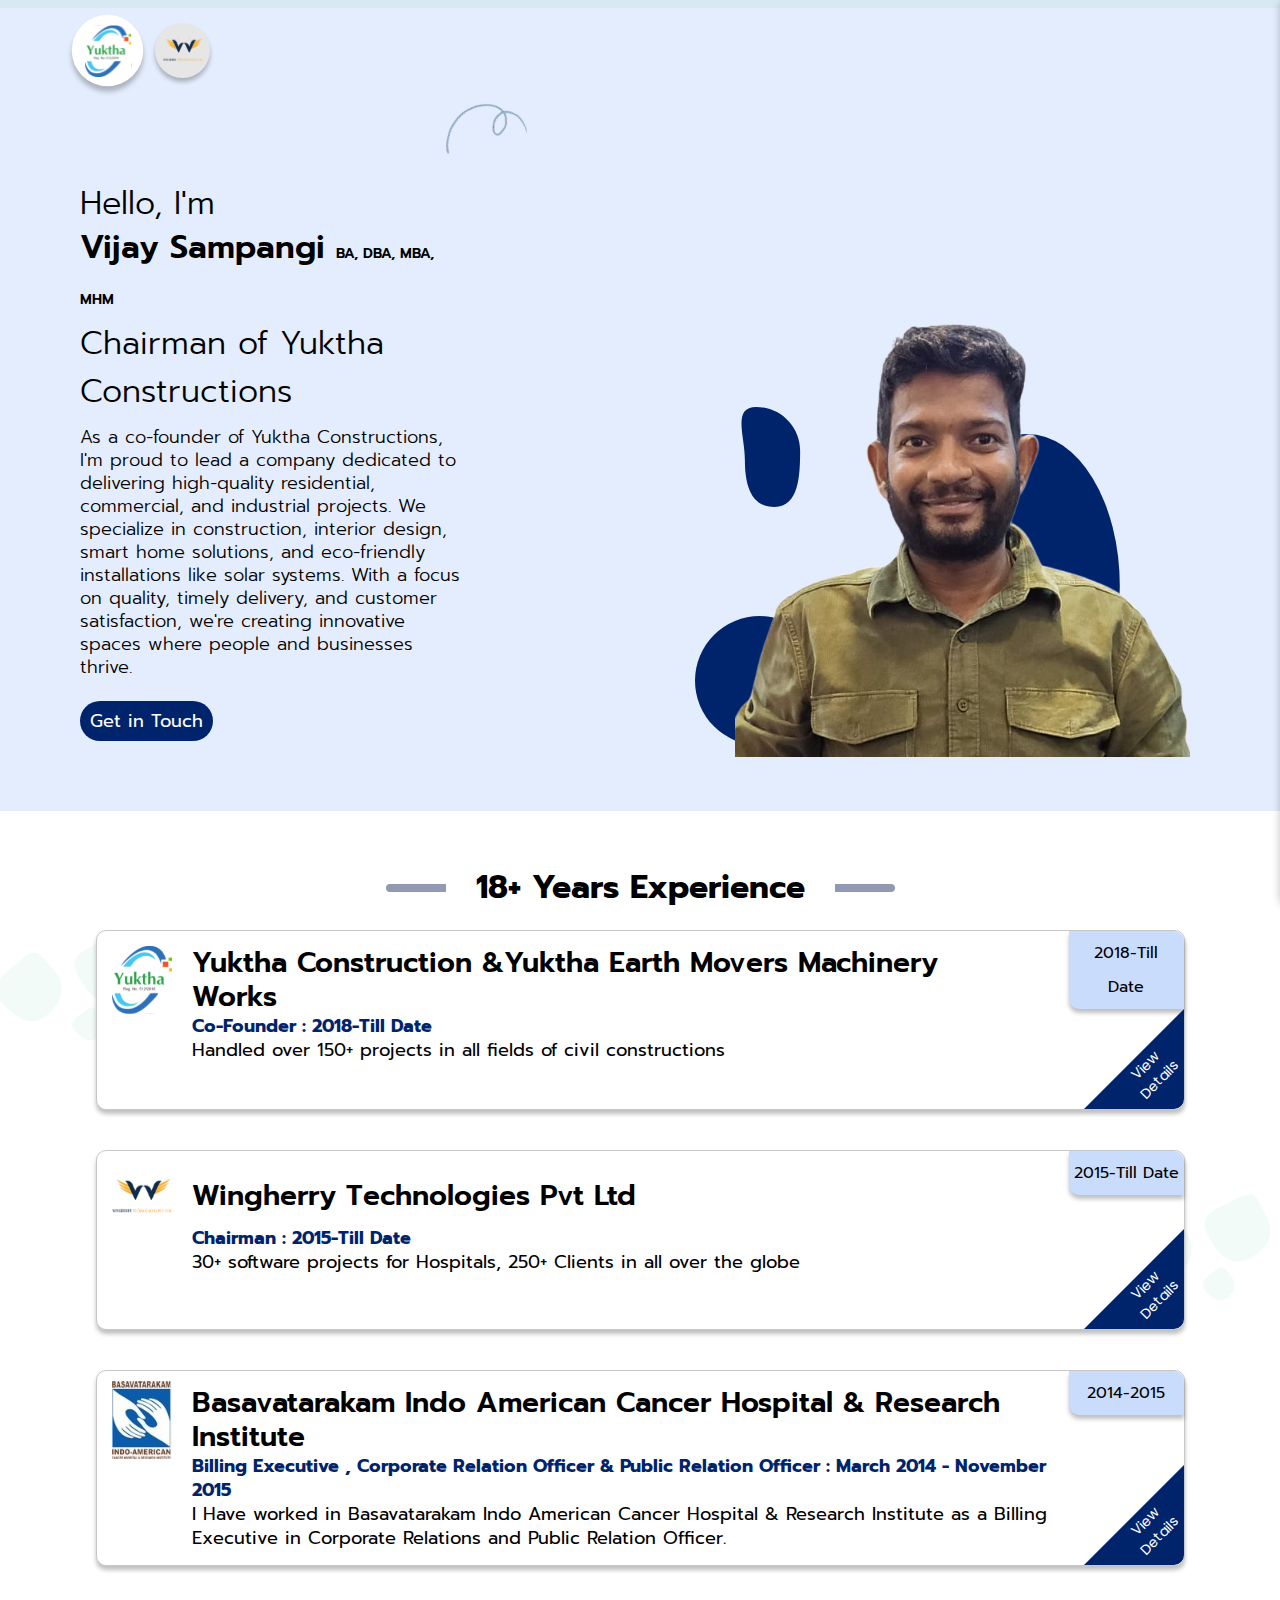
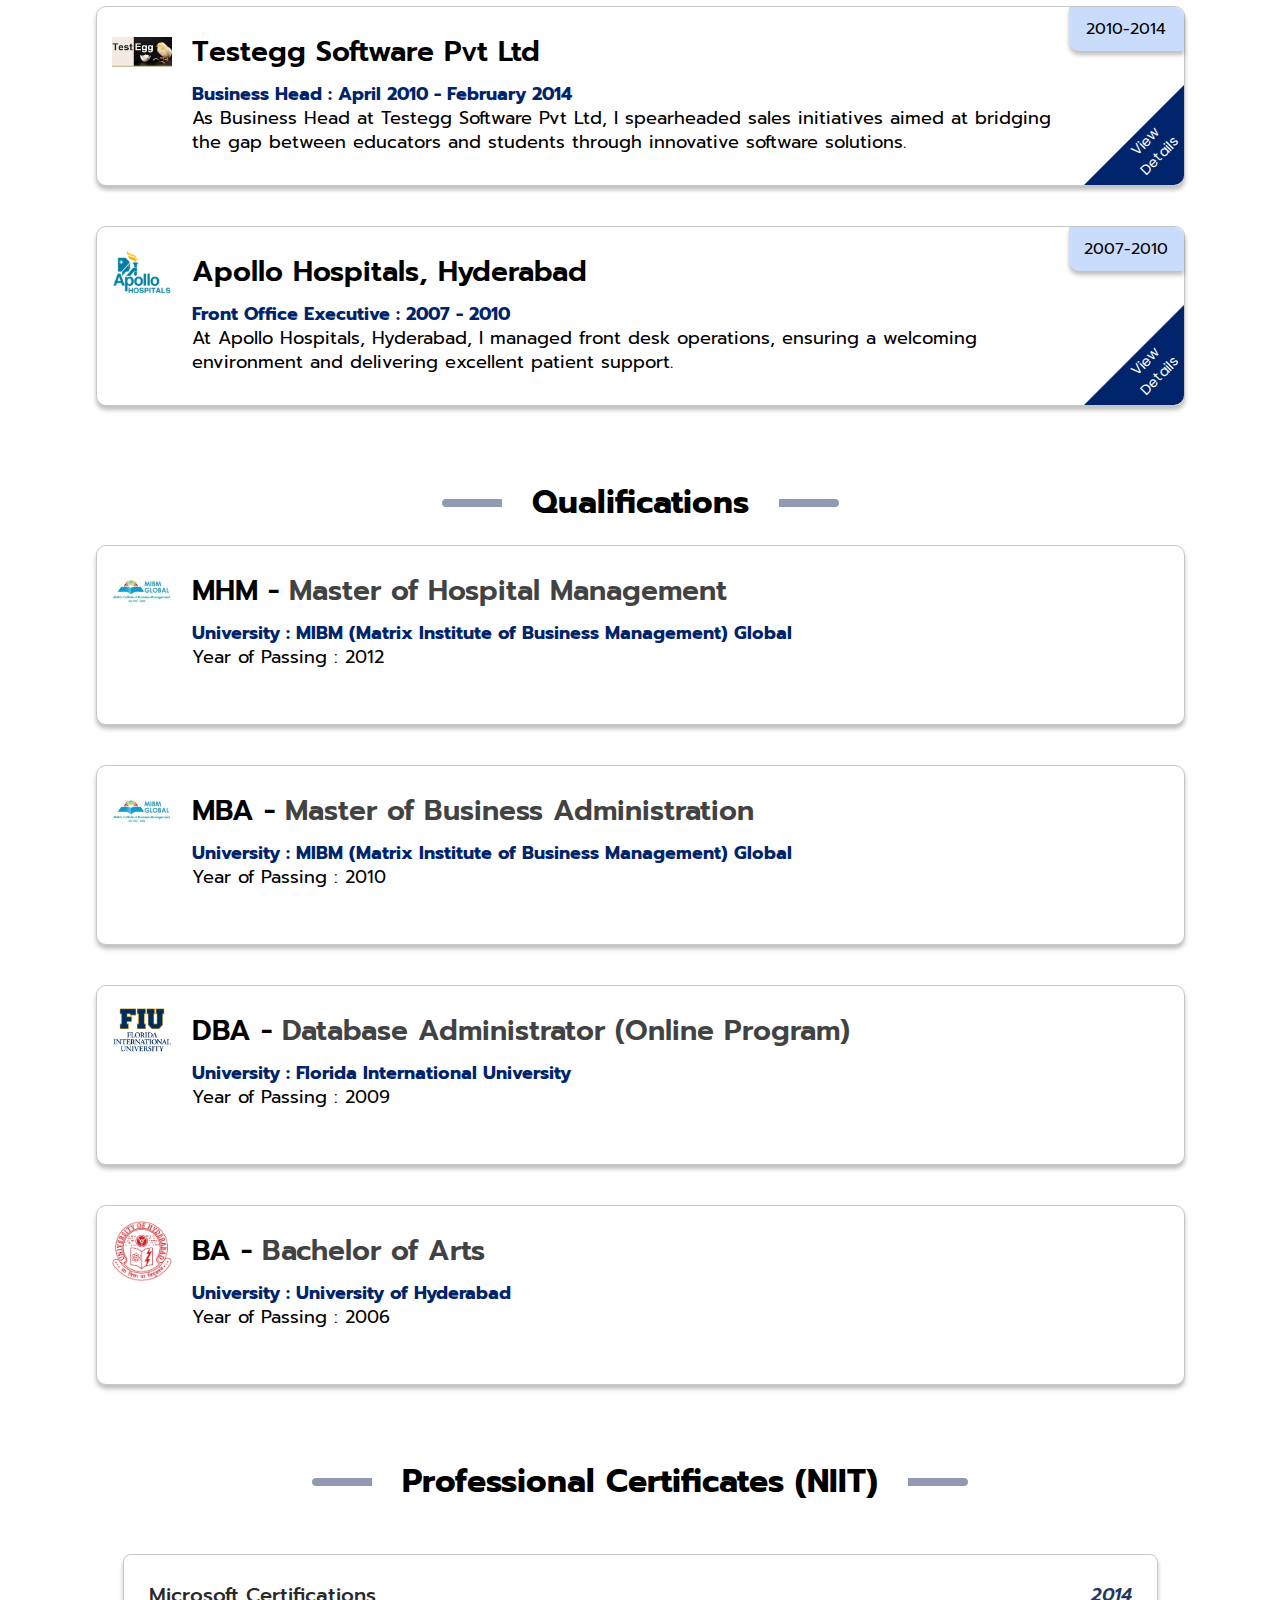
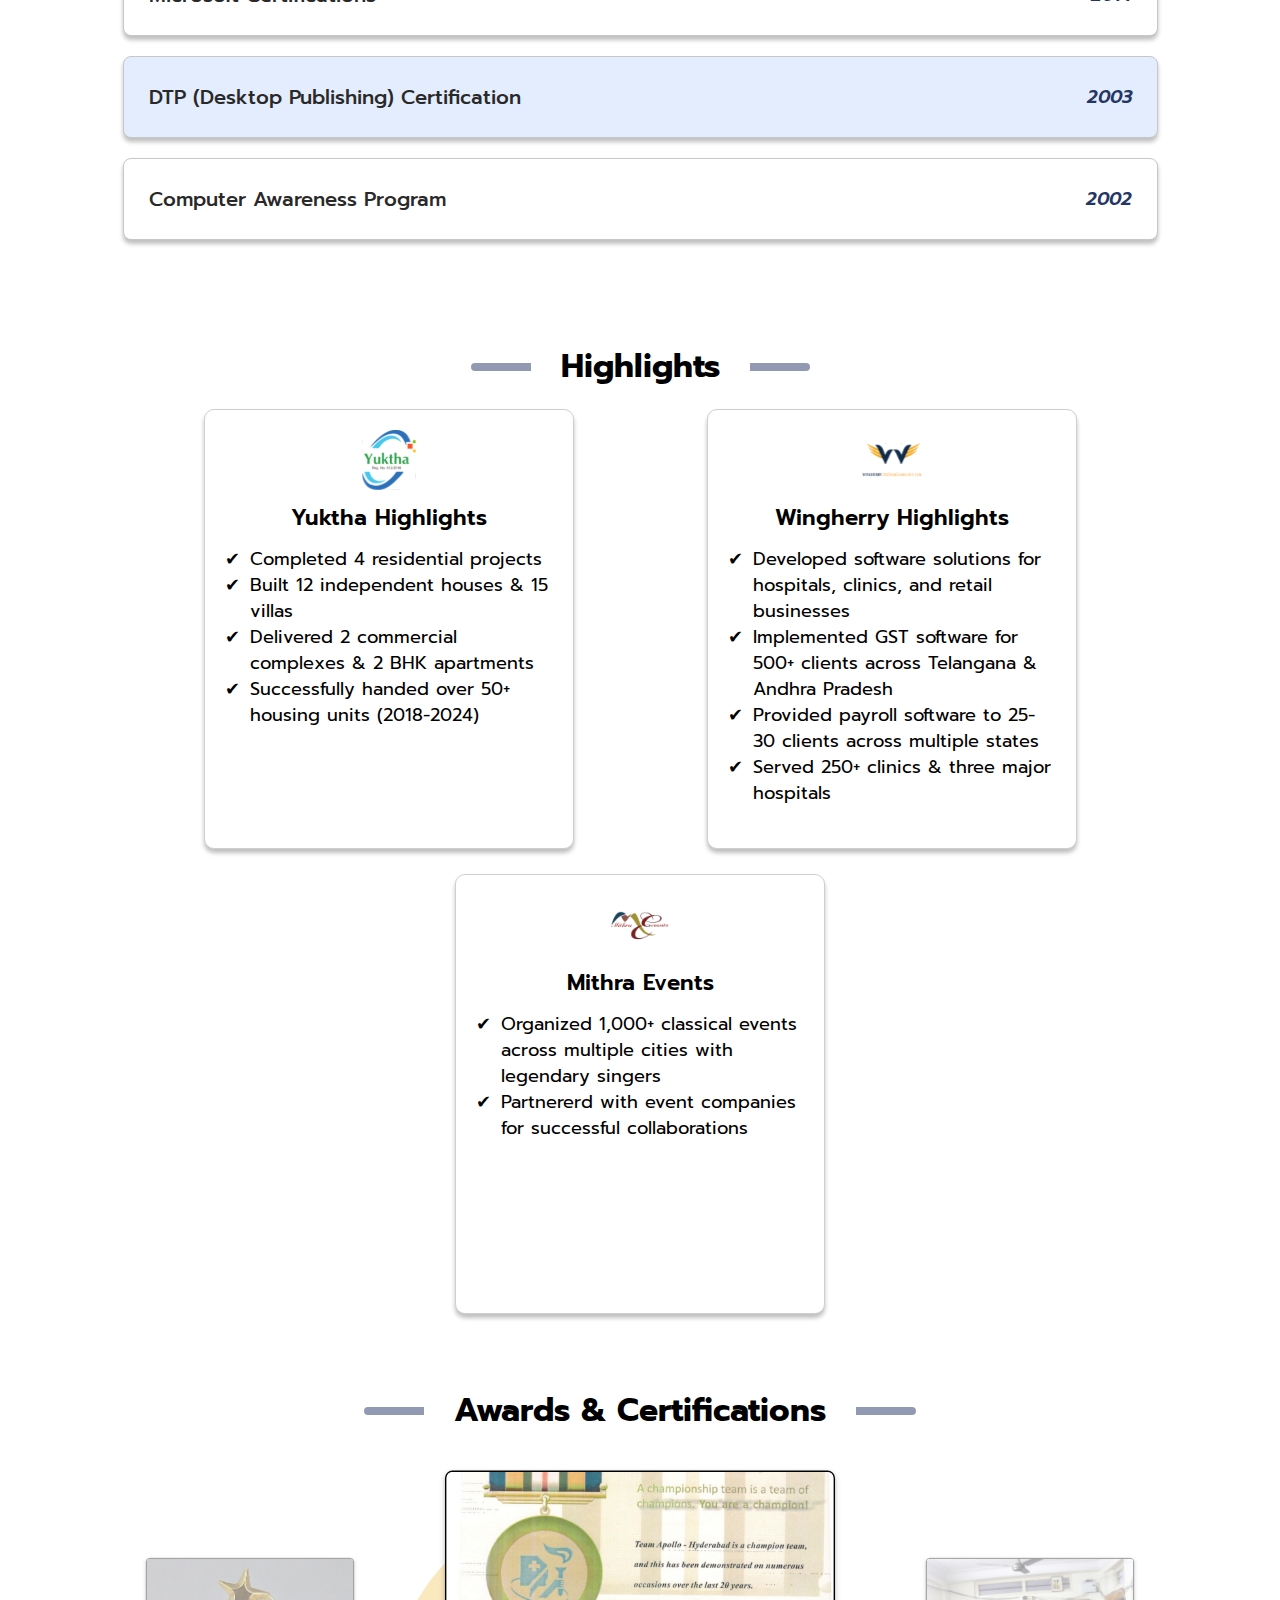
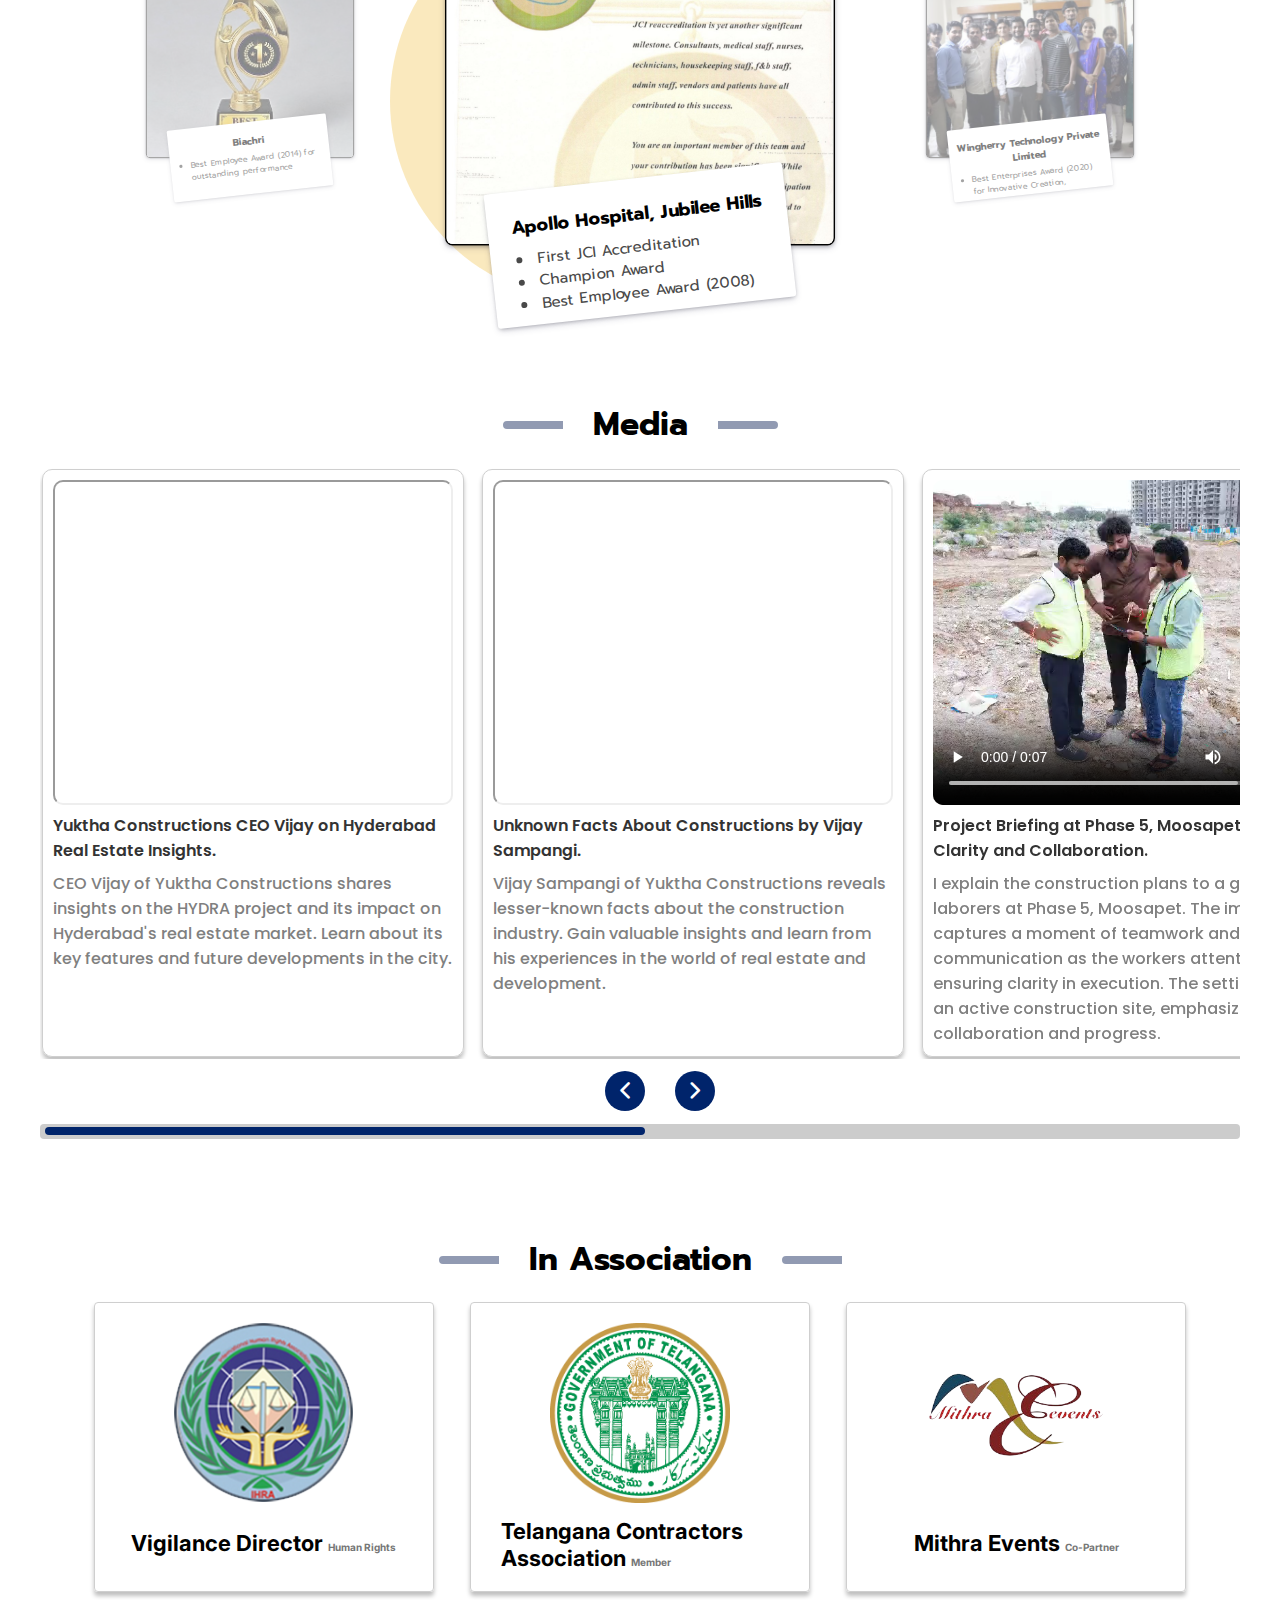
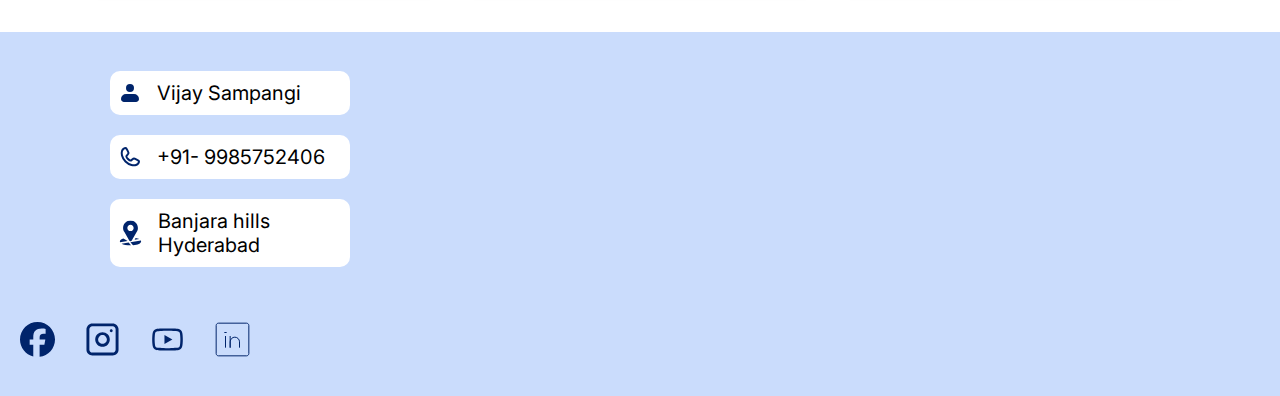
<file: html/index.html>
<!DOCTYPE html>
<html lang="en">
<head>
    <meta charset="UTF-8">
    <meta name="viewport" content="width=device-width, initial-scale=1.0">
    <meta name="keywords" content="Chairman of Yuktha Constructions,Yuktha Constructions/media,Vijay Sampangi/Qualifications,Vijay Sampangi/Certifications and Awards,Sell and Buy open flats, Sell and Buy Apartments,Buy and Sell Villas,Chairman of Wingherry Technologies, Yuktha Earth Movers Machinery Works, Testegg Software Pvt Ltd, Apollo Hospitals Jubilee hills,MIBM UK GLOBAL MBA,Mithra Events,Biachri ,Construction, Yuktha Constructions,Hyderabad Real Estate,Affordable Real Estate, Property Development,Real Estate Development, Best Construction Company in Hyderabad,Best Contractor in Hyderabad, Excavation Services,Property Consultation, Road Construction, Vijay Sampangi, Nirmaankara,Kikiclick Ads,High-Quality Construction,Contractor in Hyderabad,Kalamitra, S.P.Bala Subrahmanyam,Basavatarakam Indo American Cancer Hospital & Research Institute,Certified Technicians,Qualified Electrictians,Qualified Mestries,Qualified /Supervisor, Qualified /Centring,Yuktha Highlights, Wingherry Highlights,+18 years of Experience,Get in Touch,9985752406,Yuktha Constructions CEO Vijay on Hyderabad Real Estate Insights,Unknown Facts About Constructions by Vijay Sampangi,Project Briefing at Phase 5, Moosapet: Ensuring Clarity and Collaboration,Remembering S.P.Bala Subrahmanyam: A Tribute on the 4th Death Anniversary,Promoting a Safe Environment: IHRA Anti-Ragging Awareness Program,Auspicious Beginning: Site Pooja Ceremony at Isnapur,Formalizing Progress: Project Agreement Signing for Raidurgam at Gachibowli,Strengthening Progress: Vijay-Shree Project Agreement at Isnapur,Collaborative Milestone: Agreement with Telugu Cine Stunt Director at Indranagar,Strategic Deal: Agreement Between Brahmmas Agro Industries & Yuktha Earth Movers, Realtor Hyderabad, Realtor Andra Pradesh, Realtor Telangana, Realtor Karnaraka, Realtor Tamil Nadu, Realtor in Bangalore, Chat with your own realtor " />    
    <meta name="author" content="Vijay Sampangi">
    <title>Vijay Sampangi</title>
    <link rel="stylesheet" href="../css/homepage.css">
    <link rel="stylesheet" href="../css/maincontent.css">
    <link rel="stylesheet" href="../css/slider.css">
    <link rel="stylesheet" href="../css/footer.css">
    <link rel="preconnect" href="https://fonts.googleapis.com">
    <link rel="preconnect" href="https://fonts.gstatic.com" crossorigin>
    <link href="https://fonts.googleapis.com/css2?family=Inter:ital,opsz,wght@0,14..32,100..900;1,14..32,100..900&family=Poppins:ital,wght@0,100;0,200;0,300;0,400;0,500;0,600;0,700;0,800;0,900;1,100;1,200;1,300;1,400;1,500;1,600;1,700;1,800;1,900&family=Prompt:ital,wght@0,100;0,200;0,300;0,400;0,500;0,600;0,700;0,800;0,900;1,100;1,200;1,300;1,400;1,500;1,600;1,700;1,800;1,900&display=swap" rel="stylesheet">
    <link rel="stylesheet" href="https://fonts.googleapis.com/css2?family=Material+Symbols+Rounded:opsz,wght,FILL,GRAD@48,400,0,0" />
</head>
<body>
    <div class="main-portfolio">
        <!-- Spinner -->
        <div class="spin-container">
            <div class="spin-box">
              <span id="spin-dot" class="spin-dot"></span>
              <span id="spin-text">Vijay Sampangi</span>
            </div>
        </div>
        <!-- Progress Bar -->
        <div id="scroll-progress-container">
            <div id="scroll-progress-bar"></div>
        </div>
        
        <!-- Home Page Content -->
         <div class="main-home-page-content">
            <!-- image section -->
            <div class="homepage-image-section">
                <div id="yuktha-image-section">
                    <img src="../assets/yuktha-logo.svg" alt="">
                </div>
                <div id="wingherry-image-section">
                    <img src="../assets/wingherry-logo.svg" alt="">
                </div>
            </div>

            <!-- Introduction and profile Section -->
             <div class="main-intro-profile-section">
                <!-- Introduction Section -->
                <div class="main-into-section">
                    <div class="dot-section">
                        <img class="dot" src="../assets/dot.svg" alt="">
                        <img class="dot" src="../assets/dot.svg" alt="">
                        <img class="dot" src="../assets/dot.svg" alt="">
                        <img class="dot" src="../assets/dot.svg" alt="">
                        <img class="dot" src="../assets/dot.svg" alt="">
                    </div>
                    <div class="main-into">
                        <div id="hello">Hello, I'm</div>
                        <div id="vijay">Vijay Sampangi <span id="vijay-quali">BA, DBA, MBA, MHM</span></div>
                        <div id="chairman">Chairman of Yuktha Constructions</div>
                        <div id="chairman-desc">As a co-founder of Yuktha Constructions, I'm proud to lead a company dedicated to delivering high-quality residential, commercial, and industrial projects. We specialize in construction, interior design, smart home solutions, and eco-friendly installations like solar systems. With a focus on quality, timely delivery, and customer satisfaction, we're creating innovative spaces where people and businesses thrive.</div>
                        <div id="getintouchbtn" class="btn">Get in Touch</div>
                    </div>
                    <div class="curl-arrow">
                        <img src="../assets/tiltarrow-unscreen.gif" alt="">
                    </div>
                </div>
                <!-- Profile Section -->
                <div class="main-profile-section">
                    <div class="profile-sec">
                        <img id="profile-bg" src="../assets/profile-bg.svg" alt="">
                        <img id="profile-pic" src="../assets/new-profile.png" alt="">
                    </div>
                    <div class="profile-dot-section">
                        <img class="dot-profile" src="../assets/dot.svg" alt="">
                        <img class="dot-profile" src="../assets/dot.svg" alt="">
                        <img class="dot-profile" src="../assets/dot.svg" alt="">
                        <img class="dot-profile" src="../assets/dot.svg" alt="">
                        <img class="dot-profile" src="../assets/dot.svg" alt="">
                    </div>                  
                </div>
             </div>
             <!-- Modal for the get in touch -->
            <!-- <div id="myModal" class="modal">
                <div class="modal-content">
                    <span class="close">&times;</span>
                    <div class="content-holder-box">
                        <div class="content-headings">
                            <div class="lines"></div>
                            <div class="content-holder-heading">Get in Touch</div>
                            <div class="lines"></div>
                        </div>
                    </div>
                    <form id="contactForm">
                        <div>
                            <label for="firstName">First Name :</label>
                            <input type="text" id="firstName" class="names" name="firstName" placeholder="Enter First Name.." required>
                        </div>
                        
                        <div>
                            <label for="lastName">Last Name :</label>
                            <input type="text" id="lastName" class="names" name="lastName" placeholder="Enter Last Name.." required>
                        </div>
                        
                        <div class="textarea">
                            <label for="organisation">Organisation :</label>
                            <input type="text" id="organisation" name="organisation" placeholder="Enter Organisation Name.." required>
                        </div>
                        
                        <div class="textarea">
                            <label for="title">Title :</label>
                            <input type="text" id="title" name="title" placeholder="Title .." required>
                        </div>
                        
                        <div class="textarea">
                            <label for="businessEmail">Business Email :</label>
                            <input type="email" id="businessEmail" name="businessEmail" placeholder="Enter Business Email.." required>
                        </div>
                        
                        <div class="textarea">
                            <label for="enquireAbout">Enquire About :</label>
                            <textarea id="enquireAbout" name="enquireAbout" placeholder="Write Enquire about here in 0 to 250 words" required oninput="checkWordLimit()" maxlength="1000" rows="5"></textarea>
                            <p id="wordCount">Word count: 0/250</p>
                        </div>
                        
                        <span id="submitBtn" onclick="validateForm()">Submit</span>
                  </form>
                </div>
            </div> -->

         </div>

         <!-- Main Content  -->
         <div class="main-content-box">
            <div class="main-out-box">
    
                <!-- experience -->
                <div class="content-holder-box">
                    <div class="content-headings">
                        <div class="lines"></div>
                        <div class="content-holder-heading">18+ Years Experience</div>
                        <div class="lines line"></div>
                    </div>
    
                    <!-- experience box -->
                    <div class="experience-box-holder">

                        <!-- 5exp -->
                        <div class="experience-box">
                            <div class="upper">
                                <div class="upper-content-bx">
                                    <div class="upper-part">
                                        <div class="upper-icon">
                                            <img src="../assets/yuktha-logo.svg" alt="">
                                        </div>
                                        <div class="exp-content">
                                            <div class="exp-head">Yuktha Construction &Yuktha Earth Movers Machinery Works</div>
                                        </div>
                                    </div>
                                    <div class="exp-content">
                                        <div class="exp-para subhead">Co-Founder : 2018-Till Date</div>
                                        <div class="exp-para">
                                            Handled over 150+ projects in all fields of civil constructions</div>
                                    </div>
                                </div>
                                <div class="right-dsg">
                                    <div class="exp-year">2018-Till Date</div>
                                    
                                </div>
                                
                            </div>
                            <!-- Purple Triangle -->
                            <div class="triangle">
                                <span class="viewdetails" data-details-id="details-yuktha">View Details</span>
                            </div>
                            <!-- hidden -->
                            <div class="hidden-details" id="details-yuktha" style="display: none;">
                              <div class="sidehide-header">
                                  <h3 class="sidehide-title">Yuktha Constructions & Yuktha Earth Movers Machinery Works</h3>
                                  <h4 class="sidehide-subtitle">Co-Founder : 2018-Till Date</h4>
                              </div>
                              <div class="sidehidescroll">
                                  <p class="sidehide-description">
                                      At Yuktha Constructions & Yuktha Earth Movers Machinery Works, I played a vital role in project execution, business expansion, and machinery operations, ensuring quality construction and efficient resource management.
                                  </p>
                                  <ul class="sidehide-tasks">
                                      <li><strong>Project Management:</strong> Oversaw and successfully completed a range of residential and commercial projects, including 4 residential projects, 12 independent houses, 15 villas, 2 commercial complexes, and 2 BHK apartments.</li>
                                      <li><strong>Housing Development:</strong> Delivered over 50 housing units between 2018 and 2024, meeting timelines and ensuring high standards of quality and customer satisfaction.</li>
                                      <li><strong>Business Growth:</strong> Played a key role in the expansion and development of the company, guiding project planning, resource allocation, and client relations to ensure sustained growth and operational success.</li>
                                      <li><strong>Machinery and Equipment Management:</strong> Led the operations of Yuktha Earth Movers Machinery Works, ensuring efficient use and maintenance of heavy machinery for construction and excavation activities.</li>
                                  </ul>
                              </div>
                            </div>
                        </div>

                        <!-- 4exp -->
                        <div class="experience-box">
                            <div class="upper">
                                <div class="upper-content-bx">
                                    <div class="upper-part">
                                        <div class="upper-icon">
                                            <img src="../assets/wingherry-logo.svg" alt="">
                                        </div>
                                        <div class="exp-content">
                                            <div class="exp-head">Wingherry Technologies Pvt Ltd</div>
                                        </div>
                                    </div>
                                    <div class="exp-content">
                                        <div class="exp-para subhead">Chairman : 2015-Till Date</div>
                                        <div class="exp-para">
                                            30+ software projects for Hospitals, 250+ Clients in all over the globe</div>
                                    </div>
                                </div>
                                <div class="right-dsg">
                                    <div class="exp-year">2015-Till Date</div>
                                </div>
                            </div>
                            <!-- Purple Triangle -->
                            <div class="triangle">
                                <span class="viewdetails" data-details-id="details-wing">View Details</span>
                            </div>
                            <!-- hidden -->
                            <div class="hidden-details" id="details-wing" style="display: none;">
                              <div class="sidehide-header">
                                  <h3 class="sidehide-title">Wingherry Technologies Pvt Ltd</h3>
                                  <h4 class="sidehide-subtitle">Chairman : 2015-Till Date</h4>
                              </div>
                              <div class="sidehidescroll">
                                  <p class="sidehide-description">
                                      At Wingherry Technologies, I played a pivotal role in developing and implementing customized software solutions, enhancing business efficiency and compliance for a diverse clientele.
                                  </p>
                                  <ul class="sidehide-tasks">
                                      <li><strong>Software Development:</strong> Spearheaded the development of customized software solutions for hospitals, clinics, and retail businesses, focusing on streamlining operations and enhancing efficiency.</li>
                                      <li><strong>GST Software Implementation:</strong> Led the successful implementation of GST-compliant software for over 500 clients across Telangana and Andhra Pradesh, ensuring seamless tax management for businesses.</li>
                                      <li><strong>Payroll Solutions:</strong> Delivered payroll software solutions to 25-30 clients across multiple states, enhancing payroll accuracy and compliance.</li>
                                      <li><strong>Key Clientele:</strong> Built strong relationships with over 250 clinics and three major hospitals, becoming a trusted partner for their software and IT needs.</li>
                                      <li><strong>Leadership:</strong> Managed a talented team of developers and project managers to ensure timely delivery of high-quality software solutions, driving customer satisfaction and business growth.</li>
                                  </ul>
                              </div>
                            </div>
                        </div>
    
                        <!-- 3 exp -->
                        <div class="experience-box">
                            <div class="upper">
                                <div class="upper-content-bx">
                                    <div class="upper-part">
                                        <div class="upper-icon">
                                            <img src="../assets/indo.jpg" alt="">
                                        </div>
                                        <div class="exp-content">
                                            <div class="exp-head">Basavatarakam Indo American Cancer Hospital & Research Institute</div>
                                        </div>
                                    </div>
                                    <div class="exp-content">
                                        <div class="exp-para subhead">Billing Executive , Corporate Relation Officer & Public Relation Officer : March 2014 - November 2015</div>
                                        <div class="exp-para">I Have worked in Basavatarakam Indo American Cancer Hospital & Research Institute as a Billing Executive in Corporate Relations and Public Relation Officer.</div>
                                    </div>
                                </div>
                                <div class="right-dsg">
                                    <div class="exp-year">2014-2015</div>
                                    
                                </div>
                                
                            </div>
                            <!-- Purple Triangle -->
                            <div class="triangle">
                                <span class="viewdetails" data-details-id="details-indo">View Details</span>
                            </div>
                            <!-- hidden -->
                            <div class="hidden-details" id="details-indo" style="display: none;">
                              <div class="sidehide-header">
                                  <h3 class="sidehide-title">Basavatarakam Indo American Cancer Hospital & Research Institute</h3>
                                  <h4 class="sidehide-subtitle">Billing Executive , Corporate Relation Officer & Public Relation Officer : March 2014 - November 2015</h4>
                              </div>
                              <div class="sidehidescroll">
                                  <p class="sidehide-description">
                                      At Basavatarakam Indo American Cancer Hospital & Research Institute, I played a crucial role in managing corporate relationships, billing operations, and supply coordination to ensure seamless healthcare services.
                                  </p>
                                  <ul class="sidehide-tasks">
                                      <li><strong>Corporate Relationship Management:</strong> Developed and maintained strong relationships with top-tier healthcare clients, including Yashoda Hospital, Star Hospital, Care Hospital, KIMS Hospital, Apollo Hospital, Omega Hospital, HCG Hospital, Vijaya Diagnostic, Apollo PET CT Center, NTR Blood Bank, AOI, VDPL, Ruby Hall Clinic, among others.</li>
                                      <li><strong>Supply Coordination:</strong> Managed the timely and efficient supply of FDG and F18 to corporate clients, ensuring smooth operations and timely deliveries.</li>
                                      <li><strong>Billing Operations:</strong> Oversaw the billing process, ensuring accuracy and adherence to timelines, while addressing any discrepancies or queries related to patient billing.</li>
                                      <li><strong>Client and Stakeholder Engagement:</strong> Fostered strong relationships with patients, families, healthcare professionals, and corporate clients, ensuring a seamless and supportive experience.</li>
                                      <li><strong>Collaboration with Healthcare Teams:</strong> Worked closely with internal teams to ensure smooth coordination between the hospital, clients, and suppliers.</li>
                                  </ul>
                              </div>
                            </div>
                          
                        </div>

                        <!-- 2 exp -->
                        <div class="experience-box">
                            <div class="upper">
                                <div class="upper-content-bx">
                                    <div class="upper-part">
                                        <div class="upper-icon">
                                            <img src="../assets/testegg.jpg" alt="">
                                        </div>
                                        <div class="exp-content">
                                            <div class="exp-head">Testegg Software Pvt Ltd</div>
                                        </div>
                                    </div>
                                    <div class="exp-content">
                                        <div class="exp-para subhead">Business Head : April 2010 - February 2014</div>
                                        <div class="exp-para">As Business Head at Testegg Software Pvt Ltd, I spearheaded sales initiatives aimed at bridging the gap between educators and students through innovative software solutions. 
                                        </div>
                                    </div>
                                </div>
                                <div class="right-dsg">
                                    <div class="exp-year">2010-2014</div>
                                </div>
                            </div>
                            <!-- Purple Triangle -->
                            <div class="triangle">
                                <span class="viewdetails" data-details-id="details-testegg">View Details</span>
                            </div>
                            <!-- Hidden content for Apollo Hospitals -->
                            <div class="hidden-details" id="details-testegg" style="display: none;">
                              <div class="sidehide-header">
                                  <h3 class="sidehide-title">Testegg Software Pvt Ltd</h3>
                                  <h4 class="sidehide-subtitle">Business Head : April 2010 - February 2014</h4>
                              </div>
                              <div class="sidehidescroll">
                                  <p class="sidehide-description">
                                      As Business Head at Testegg Software Pvt Ltd : April 2010 - February 2014, I spearheaded sales initiatives aimed at bridging the gap between educators and students through innovative software solutions.
                                  </p>
                                  <ul class="sidehide-tasks">
                                      <li><strong>Driving Sales Efforts:</strong> Developed and executed strategies to promote the company’s products and services to educational institutions.</li>
                                      <li><strong>Building Relationships:</strong> Established and nurtured strong partnerships with institutions, faculty, and administrative staff to ensure long-term collaboration.</li>
                                      <li><strong>Data Collection and Analysis:</strong> Gathered detailed information on courses, placement trends, and professional certifications to tailor solutions to the unique needs of clients.</li>
                                      <li><strong>Client Engagement:</strong> Worked closely with stakeholders to understand their requirements, address concerns, and deliver impactful presentations to secure deals.</li>
                                      <li><strong>Achieving Targets:</strong> Consistently met or exceeded sales goals while ensuring high levels of customer satisfaction.</li>
                                  </ul>
                              </div>
                          </div>
                          
                          
                        </div>

                        <!-- 1 exp -->
                        <div class="experience-box">
                            <div class="upper">
                                <div class="upper-content-bx">
                                    <div class="upper-part">
                                        <div class="upper-icon">
                                            <img src="../assets/apollo-logo.svg" alt="">
                                        </div>
                                        <div class="exp-content">
                                            <div class="exp-head">Apollo Hospitals, Hyderabad</div>
                                        </div>
                                    </div>
                                    <div class="exp-content ex-para">
                                        <div class="exp-para subhead">Front Office Executive : 2007 - 2010</div>
                                        <div class="exp-para">At Apollo Hospitals, Hyderabad, I managed front desk operations, ensuring a welcoming environment and delivering excellent patient support.</div>
                                    </div>
                                </div>
                                <div class="right-dsg">
                                    <div class="exp-year">2007-2010</div>
                                </div>
                            </div>
                            <!-- Purple Triangle -->
                            <div class="triangle" >
                                <span class="viewdetails" data-details-id="details-apollo">View Details</span>
                            </div>
                            <!-- Hidden content for Apollo Hospitals -->
                            <div class="hidden-details" id="details-apollo" style="display: none;">
                                <div class="sidehide-header">
                                  <h3 class="sidehide-title">Apollo Hospitals, Hyderabad</h3>
                                  <h4 class="sidehide-subtitle">Front Office Executive : 2007 - 2010</h4>
                                </div>
                                <div class="sidehidescroll">
                                    <p class="sidehide-description">
                                      At Apollo Hospitals, Hyderabad, I managed front desk operations, ensuring a welcoming environment and delivering excellent patient support. I played a key role in facilitating smooth coordination between patients, doctors, and hospital staff while handling administrative responsibilities.
                                      </p>
                                      <ul class="sidehide-tasks">
                                        <li>
                                          <strong>Front Desk Operations:</strong> Managed daily front desk activities, ensuring a professional and welcoming environment for patients and visitors.
                                        </li>
                                        <li>
                                          <strong>Appointment Scheduling:</strong> Coordinated and scheduled appointments to facilitate seamless interaction between patients and doctors.
                                        </li>
                                        <li>
                                          <strong>Patient Support:</strong> Assisted patients with queries, provided guidance, and ensured a smooth and stress-free experience.
                                        </li>
                                        <li>
                                          <strong>Administrative Tasks:</strong> Handled registration, record management, and maintained accurate documentation.
                                        </li>
                                        <li>
                                          <strong>Coordination:</strong> Acted as a liaison between patients, doctors, and hospital staff to ensure efficient communication and service delivery.
                                        </li>
                                        <li>
                                          <strong>Confidentiality and Professionalism:</strong> Maintained patient confidentiality and upheld the hospital's high standards of care and service.
                                        </li>
                                      </ul>
                                </div>
                            </div>
                              
                        </div>
                       
                        <!-- rounded svg -->
                        <div class="roundedimg roundleft">
                            <img src="../assets/middle-icon.svg" alt="">
                        </div>
                        <div class="roundedimg roundright">
                            <img src="../assets/middle-icon.svg" alt="">
                        </div>
                        <!-- rounded svg end -->
    
                    </div>
                    <!-- experience box end -->
    
                    <!-- Background overlay -->
                    <div class="overlay"></div>

                    <!-- Sidebar -->
                    <div class="sidebar">
                        <div class="sidebar-content">
                            <div id="sidebar-text"></div>
                            <button id="close-sidebar">OK</button>
                        </div>
                    </div>
                    <!-- sidebar end -->
                    
    
                </div>
                <!-- experience end -->
    
                <!-- Qualifications -->
                <div class="content-holder-box">
                    <div class="content-headings">
                        <div class="lines"></div>
                        <div class="content-holder-heading">Qualifications</div>
                        <div class="lines line"></div>
                    </div>
                    <div class="experience-box-holder">
                        <div class="experience-box">
                            <div class="upper">
                                <div class="upper-content-bx">
                                    <div class="upper-part">
                                        <div class="upper-icon">
                                            <img src="../assets/mibm.jpg" alt="">
                                        </div>
                                        <div class="exp-content">
                                            <div class="exp-head"><span>MHM</span> - <span class="lightheading">Master of Hospital Management</span></div>
                                        </div>
                                    </div>
                                    <div class="exp-content ex-para">
                                        <div class="exp-para subhead">University :  MIBM (Matrix Institute of Business Management) Global </div>
                                        <div class="exp-para">Year of Passing : 2012 </div>
                                    </div>
                                </div>
                                
                                
                            </div>
                            
                        </div>
                        <div class="experience-box">
                            <div class="upper">
                                <div class="upper-content-bx">
                                    <div class="upper-part">
                                        <div class="upper-icon">
                                            <img src="../assets/mibm.jpg" alt="">
                                        </div>
                                        <div class="exp-content">
                                            <div class="exp-head"><span>MBA</span> - <span class="lightheading">Master of Business Administration</span></div>
                                        </div>
                                    </div>
                                    <div class="exp-content ex-para">
                                        <div class="exp-para subhead">University :  MIBM (Matrix Institute of Business Management) Global </div>
                                        <div class="exp-para">Year of Passing : 2010 </div>
                                    </div>
                                </div>
                                
                                
                            </div>
                            
                        </div>
                        <div class="experience-box">
                            <div class="upper">
                                <div class="upper-content-bx">
                                    <div class="upper-part">
                                        <div class="upper-icon">
                                            <img src="../assets/fiu.png" alt="">
                                        </div>
                                        <div class="exp-content">
                                            <div class="exp-head"><span>DBA</span> - <span class="lightheading">Database Administrator (Online Program)</span></div>
                                        </div>
                                    </div>
                                    <div class="exp-content ex-para">
                                        <div class="exp-para subhead">University : Florida International University </div>
                                        <div class="exp-para">Year of Passing : 2009 </div>
                                    </div>
                                </div>
                                
                                
                            </div>
                            
                        </div>
                        <div class="experience-box">
                            <div class="upper">
                                <div class="upper-content-bx">
                                    <div class="upper-part">
                                        <div class="upper-icon">
                                            <img src="../assets/UOF.png" alt="">
                                        </div>
                                        <div class="exp-content">
                                            <div class="exp-head"><span>BA</span> - <span class="lightheading">Bachelor of Arts</span></div>
                                        </div>
                                    </div>
                                    <div class="exp-content ex-para">
                                        <div class="exp-para subhead">University : University of Hyderabad </div>
                                        <div class="exp-para">Year of Passing : 2006 </div>
                                    </div>
                                </div>
                                
                                
                            </div>
                            
                        </div>
                        
                        
                    </div>
                </div>
                <!-- Qualifications end -->

                <!-- Professional Certificates -->
                <div class="content-holder-box">
                    <div class="content-headings">
                        <div class="lines"></div>
                        <div class="content-holder-heading">Professional Certificates (NIIT)</div>
                        <div class="lines line"></div>
                    </div>
                    <div class="container-certification">
                        <div class="certification">
                          <div class="certificate-header">
                            <span class="cer-head">Microsoft Certifications</span>
                            <span class="year">2014</span>
                          </div>
                        </div>
                        <div class="certification" id="middle-certification">
                          <div class="certificate-header">
                            <span class="cer-head">DTP (Desktop Publishing) Certification</span>
                            <span class="year">2003</span>
                          </div>
                        </div>
                        <div class="certification">
                            <div class="certificate-header">
                              <span class="cer-head">Computer Awareness Program</span>
                              <span class="year">2002</span>
                            </div>
                          </div>
                      </div>
                </div>
                <!-- Professional Certificates end -->

                <!-- skills -->
                <div class="content-holder-box">
                    <div class="content-headings">
                        <div class="lines"></div>
                        <div class="content-holder-heading">Highlights</div>
                        <div class="lines line"></div>
                    </div>
                    <div class="skill-box-holder">
                        <div class="skills-box">
                            <div class="skill">
                                <div class="skill-icon">
                                    <!-- Default SVG is purple -->
                                    <img src="../assets/yuktha-logo.svg" alt="Quality" class="default-icon">
                                    <!-- White SVG is hidden initially -->
                                    <img src="../assets/yuktha-logo.svg" alt="Quality" class="hover-icon">
                                </div>
                                <div class="skill-head">Yuktha Highlights</div>
                                <div class="skill-para">
                                    <div class="item"><span class="checkmark">✔</span> Completed 4 residential projects</div>
                                    <div class="item"><span class="checkmark">✔</span> Built 12 independent houses & 15 villas</div>
                                    <div class="item"><span class="checkmark">✔</span> Delivered 2 commercial complexes & 2 BHK apartments</div>
                                    <div class="item"><span class="checkmark">✔</span> Successfully handed over 50+ housing units (2018-2024)</div>
                                </div>
                            </div>
                        </div>
                        <div class="skills-box">
                            <div class="skill">
                                <div class="skill-icon">
                                    <!-- Default SVG is purple -->
                                    <img src="../assets/wingherry-logo.svg" alt="Multi-tasking" class="default-icon">
                                    <!-- White SVG is hidden initially -->
                                    <img src="../assets/wingherry-logo.svg" alt="Multi-tasking" class="hover-icon">
                                </div>
                                <div class="skill-head">Wingherry Highlights</div>
                                <div class="skill-para">
                                    <div class="item"><span class="checkmark">✔</span> Developed software solutions for hospitals, clinics, and retail businesses</div>
                                    <div class="item"><span class="checkmark">✔</span> Implemented GST software for 500+ clients across Telangana & Andhra Pradesh</div>
                                    <div class="item"><span class="checkmark">✔</span> Provided payroll software to 25-30 clients across multiple states</div>
                                    <div class="item"><span class="checkmark">✔</span> Served 250+ clinics & three major hospitals</div>
                                </div>
                            </div>
                        </div>
                        <div class="skills-box">
                            <div class="skill">
                                <div class="skill-icon">
                                    <!-- Default SVG is purple -->
                                    <img src="../assets/mitra-evemts.png" alt="Sales" class="default-icon">
                                    <!-- White SVG is hidden initially -->
                                    <img src="../assets/mitra-evemts.png" alt="Sales" class="hover-icon">
                                </div>
                                <div class="skill-head">Mithra Events</div>
                                <div class="skill-para">
                                    <div class="item"><span class="checkmark">✔</span> Organized 1,000+ classical events across multiple cities with legendary singers</div>
                                    <div class="item"><span class="checkmark">✔</span> Partnererd with event companies for successful collaborations</div>    
                                </div>
                            </div>
                        </div>
                    </div>
                </div>
                <!-- skills end -->
    
                <!-- Awards & Certifications -->
                <div class="content-holder-box">
                    <div class="content-headings">
                        <div class="lines"></div>
                        <div class="content-holder-heading">Awards & Certifications</div>
                        <div class="lines line"></div>
                    </div>
                </div>
    
                <!-- slider code -->
                <div class="caro">
                  <div class="carousel-container">
                      <div class="image-fixed">
                          <img src="../assets/eclipse.svg" alt="">
                      </div>
                      <div class="carousel">
                          <div class="carousel-item center">
                              <img src="../assets/apollocert.jpg" alt="Image 1">
                              <div class="slanttextbox">
                                  <div class="slanttext">
                                      <div class="slanthead">Apollo Hospital, Jubilee Hills</div>
                                      <ul class="slantpoints">
                                          <li>First JCI Accreditation </li>
                                          <li>Champion Award </li>
                                          <li>Best Employee Award (2008) </li>
                                      </ul>
                                  </div>
                              </div>
                          </div>
                          <div class="carousel-item right">
                              <img src="../assets/wingemp.jpg" alt="Image 2">
                              <div class="slanttextbox">
                                  <div class="slanttext">
                                      <div class="slanthead">Wingherry Technology Private Limited</div>
                                      <ul class="slantpoints">
                                          <li>Best Enterprises Award (2020) for Innovative Creation,  </li>
                                      </ul>
                                  </div>
                              </div>
                          </div>
                          <div class="carousel-item left">
                              <img src="../assets/yukthaconsructionimage.jpg" alt="Image 3">
                              <div class="slanttextbox">
                                  <div class="slanttext">
                                      <div class="slanthead">Yukthaa Constructions</div>
                                      <ul class="slantpoints">
                                          <li>Best Middle-Class Affordable Construction Company Award (2023) </li>
                                      </ul>
                                  </div>
                              </div>
                          </div>
                          <div class="carousel-item behind">
                              <img src="../assets/award.jpg" alt="Image 4">
                              <div class="slanttextbox">
                                  <div class="slanttext">
                                      <div class="slanthead">Biachri</div>
                                      <ul class="slantpoints">
                                          <li>Best Employee Award (2014) for outstanding performance</li>
                                      </ul>
                                  </div>
                              </div>
                          </div>
                      </div>
                  </div>
                </div>
                <!-- slider code end -->
                <!-- Awards & Certifications end -->
                
                <!-- Media -->
                <div class="content-holder-box">
                    <div class="content-headings">
                        <div class="lines"></div>
                        <div class="content-holder-heading">Media</div>
                        <div class="lines line"></div>
                    </div>
                    <div class="media-box-holder">
                        <div class="container">
                          <div class="slider-wrapper">
                            <button id="prev-slide" class="slide-button material-symbols-rounded">
                              chevron_left
                            </button>
                            <ul class="image-list">
                                <li class="image-container" data-video="https://www.youtube.com/embed/hFX0AskzmwY?autoplay=1&mute=1">
                                  <iframe class="image-item" src="https://www.youtube.com/embed/hFX0AskzmwY" allowfullscreen></iframe>
                                  <p class="image-title">Yuktha Constructions CEO Vijay on Hyderabad Real Estate Insights.</p>
                                  <p class="image-title image-para">CEO Vijay of Yuktha Constructions shares insights on the HYDRA project and its impact on Hyderabad's real estate market. Learn about its key features and future developments in the city.</p>
                                </li>
                                <li class="image-container" data-video="https://www.youtube.com/embed/vbqFl62-3DY?autoplay=1&mute=1">
                                  <iframe class="image-item" src="https://www.youtube.com/embed/vbqFl62-3DY" allowfullscreen></iframe>
                                  <p class="image-title">Unknown Facts About Constructions by Vijay Sampangi.</p>
                                  <p class="image-title image-para">Vijay Sampangi of Yuktha Constructions reveals lesser-known facts about the construction industry. Gain valuable insights and learn from his experiences in the world of real estate and development.</p>
                                </li>
                                <!-- <li class="image-container" data-video="https://www.youtube.com/embed/4sspVwvJy38?autoplay=1&mute=1">
                                  <iframe class="image-item" src="https://www.youtube.com/embed/4sspVwvJy38" allowfullscreen></iframe>
                                  <p class="image-title">Yuktha Constructions: Building Trust in Hyderabad's Real Estate.</p>
                                  <p class="image-title image-para">Discover the vision and expertise behind Yuktha Constructions through this advertisement. Learn how they are shaping the future of Hyderabad's real estate with quality and innovation.</p>
                                </li>
                                <li class="image-container" data-video="https://www.youtube.com/embed/_X92qPEgo6o?autoplay=1&mute=1">
                                    <iframe class="image-item" src="https://www.youtube.com/embed/_X92qPEgo6o" allowfullscreen></iframe>
                                    <p class="image-title">The Future of Real Estate: Insights from Yuktha Constructions</p>
                                    <p class="image-title image-para">Explore the transformative vision of Yuktha Constructions in Hyderabad's real estate sector. This video highlights the company's commitment to innovation, quality, and trust in building modern infrastructure.</p>
                                </li>
                                <li class="image-container" data-video="https://www.youtube.com/embed/yeQ3AM2Y7uw?autoplay=1&mute=1">
                                    <iframe class="image-item" src="https://www.youtube.com/embed/yeQ3AM2Y7uw" allowfullscreen></iframe>
                                    <p class="image-title">Launching new venture development area 80 acres.One-time opportunity best for investment now</p>
                                    <p class="image-title image-para">Recent started venture Development in Shankarpalli, Hyderabad.
                                        80 Acres venture area and best for investment in Hyderabad. For free visit call us and Price is reasonable. Best for investment now</p>
                                </li> -->
                                <li class="image-container" id="video-item-hover">
                                    <video src="../assets/explaining.mp4" controls class="image-item" id="video-item-play"></video>
                                    <p class="image-title">Project Briefing at Phase 5, Moosapet: Ensuring Clarity and Collaboration.</p>
                                    <p class="image-title image-para">I explain the construction plans to a group of laborers at Phase 5, Moosapet. The image captures a moment of teamwork and communication as the workers attentively listen, ensuring clarity in execution. The setting reflects an active construction site, emphasizing collaboration and progress.</p>
                                  </li>
                                <li class="image-container">
                                  <img class="image-item" src="../assets/mediaspb.jpg">
                                  <p class="image-title">Remembering S.P.Bala Subrahmanyam: A Tribute on the 4th Death Anniversary.</p>
                                  <p class="image-title image-para">The event paid tribute to the legendary S.P.Bala Subrahmanyam on their 4th death anniversary. It featured heartfelt performances and reflections on their lasting impact on the music industry.</p>
                                </li>
                                  <li class="image-container">
                                    <img class="image-item" src="../assets/ihra-image.jpeg">
                                    <p class="image-title">Promoting a Safe Environment: IHRA Anti-Ragging Awareness Program.</p>
                                    <p class="image-title image-para">Participating in an IHRA Anti-Ragging Awareness Program, I actively engages with the audience, emphasizing the importance of a safe and respectful environment. The image highlights his commitment to educating and empowering individuals against ragging, fostering awareness and responsibility.</p>
                                  </li>
                                  <li class="image-container">
                                    <img class="image-item" src="../assets/pooja-isnapur.jpeg">
                                    <p class="image-title">Auspicious Beginning: Site Pooja Ceremony at Isnapur.</p>
                                    <p class="image-title image-para">A traditional site pooja ceremony at Isnapur marks the auspicious beginning of an apartment construction project. I leads the ritual, seeking blessings for a successful and smooth construction process. The image captures the cultural significance and positive energy surrounding the project’s commencement.</p>
                                  </li>
                                  <li class="image-container">
                                    <img class="image-item" src="../assets/Raidurgam.jpeg">
                                    <p class="image-title">Formalizing Progress: Project Agreement Signing for Raidurgam at Gachibowli.</p>
                                    <p class="image-title image-para">Signing the project agreement with the landlord for the Raidurgam project at Gachibowli. This moment marks a significant milestone in the project's journey, symbolizing collaboration and progress towards successful development.</p>
                                  </li>
                                  <li class="image-container">
                                    <img class="image-item" src="../assets/vijay-shree.jpeg">
                                    <p class="image-title">Strengthening Progress: Vijay-Shree Project Agreement at Isnapur.</p>
                                    <p class="image-title image-para">Formal agreement signing with the landlord for the Vijay-Shree project at Isnapur. This key milestone represents a step forward in the project's development, strengthening partnerships and paving the way for future construction.</p>
                                  </li>
                                  <li class="image-container">
                                    <img class="image-item" src="../assets/indranagar.jpeg">
                                    <p class="image-title">Collaborative Milestone: Agreement with Telugu Cine Stunt Director at Indranagar.</p>
                                    <p class="image-title image-para">Signing an agreement with the renowned Telugu cine stunt director at Indranagar. This collaboration marks an important step, fostering new opportunities and strengthening professional partnerships in the industry.</p>
                                  </li>
                                  <li class="image-container">
                                    <img class="image-item" src="../assets/chirala.jpeg">
                                    <p class="image-title">Strategic Deal: Agreement Between Brahmmas Agro Industries & Yuktha Earth Movers.</p>
                                    <p class="image-title image-para">The formal agreement between Brahmmas Agro Industries Pvt. Ltd. and Yuktha Earth Movers and Machinery & Constructions marks a significant transaction. Under the agreement, the plant is sold on an 'as is where is' and 'with the present condition' basis for a lump sum, reinforcing a strategic business deal.</p>
                                  </li>
                            </ul>
                              
                            <button id="next-slide" class="slide-button material-symbols-rounded">
                              chevron_right
                            </button>
                          </div>
                          <div class="slider-scrollbar">
                            <div class="scrollbar-track">
                              <div class="scrollbar-thumb"></div>
                            </div>
                          </div>
                        </div>
                      </div>

                </div>
                <!-- Media End -->

            </div>
                <!-- In Association  -->
                <div class="content-holder-box">
                    <div class="content-headings">
                        <div class="lines"></div>
                        <div class="content-holder-heading">In Association</div>
                        <div class="lines"></div>
                    </div>
                    <div class="association-main-box">
                        <div class="association-boxes">
                            <div class="association-box">
                                <img src="../assets/ihra.png" alt="">
                                <div>Vigilance Director <span>Human Rights</span></div>
                            </div>
                            <div class="association-box">
                                <img src="../assets/telanganalogo.png" alt="">
                                <div>Telangana Contractors Association <span>Member</span></div>
                            </div>
                            <div class="association-box">
                                <img src="../assets/mitra-evemts.png" alt="">
                                <div>Mithra Events <span>Co-Partner</span></div>
                            </div>
                        </div>
                    </div>
                </div>

        </div>

        <!-- Footer -->
         <div class="main-footer">
            <div class="main-footer-info">
                <div class="footer-info">
                    <div class="info-details">
                        <img src="../assets/name-icon.svg" alt="">
                        <span>Vijay Sampangi</span>
                    </div>
                    <div class="info-details">
                        <img src="../assets/phone-icon.svg" alt="">
                        <span>+91- 9985752406</span>
                    </div>
                    <div class="info-details">
                        <img src="../assets/map-icon.svg" alt="">
                        <span>Banjara hills Hyderabad</span>
                    </div>
                </div>
                <div class="footer-social">
                    <img src="../assets/facebook.svg" alt="" onclick="window.location.href='https://www.facebook.com/share/1BE7RgF68c/'" >
                    <img src="../assets/instagram.svg" alt="" onclick="window.location.href='https://www.instagram.com/visheysampangi?igsh=MTVwNm9kYTA1MGljbQ=='">
                    <img src="../assets/youtube.svg" alt="" onclick="window.location.href='https://youtube.com/@yukthaconstructions?si=s6fSNCyg8U8K1U64'">
                    <img src="../assets/linkedin-icon.svg" alt="" onclick="window.location.href='https://www.linkedin.com/in/vishey-sampangi-1817a325?utm_source=share&utm_campaign=share_via&utm_content=profile&utm_medium=android_app'">
                </div>
            </div>
            <div class="main-footer-map">
                <iframe src="https://www.google.com/maps/embed?pb=!1m14!1m8!1m3!1d121813.3233374813!2d78.34446!3d17.4277923!3m2!1i1024!2i768!4f13.1!3m3!1m2!1s0x3bcb9127e282d7d5%3A0xdc037aa92d3fc5c9!2sWingherry%20Technologies%20Pvt.Ltd!5e0!3m2!1sen!2sin!4v1738054470109!5m2!1sen!2sin" width="600" height="320" style="border:0;" allowfullscreen="" loading="lazy" referrerpolicy="no-referrer-when-downgrade"></iframe>
            </div>
         </div>

    </div>

    <script src="../js/homepage.js"></script>
    <script src="../js/maincontent.js"></script>
    <script src="../js/slider.js"></script>
</body>
</html>
</file>
<file: css/homepage.css>
*{
    margin: 0;
    padding: 0;
    box-sizing: border-box;
}
/* Spinner */
.spin-container {
    position: fixed;
    top: 0;
    left: 0;
    font-family: Poppins;
    display: flex;
    justify-content: center;
    align-items: center;
    width: 100vw;
    height: 100vh;
    background-color: #f3f3f3;
    transform: opacity 0.75s, visibility 0.75s;
    z-index: 1100;
  }
  .loader-hidden{
    opacity: 0;
    visibility: hidden;
  }
  .spin-box {
    position: relative;
    font-size: 40px;
  }
  
  #spin-text {
    display: inline-block;
    padding: 5px 0px;
    color: #00246B;
  }
  
  .spin-dot {
    position: absolute;
    background-color: #609aff;
    border-radius: 50%;
    width: 10px;
    height: 10px;
    transform: translate(-50%, -50%);
    animation: spinMoveDot 2.5s linear infinite;
  }
  
  @keyframes spinMoveDot {
    0% {
      left: 15px;  
      top: 0;
    }
    20% {
      left: 15px; 
      top: 0;
    }
    40% {
      left: 115px; 
      top: 0;
    }
    60% {
      left: 115px;  
      top: 0;
    }
    80% {
      left: 310px; 
      top: 20px;
    }
    100% {
      left: 310px; 
      top: 20px;
    }
  }
/* progress bar */
.main-portfolio  #scroll-progress-container {
    position: fixed;
    top: 0;
    left: 0;
    width: 100%;
    height: 8px;
    background-color: #8BD8BD26; 
    z-index: 1000;
}
.main-portfolio   #scroll-progress-bar {
    width: 0%;
    height: 100%;
    background-color:#00246B;
    transition: width 0.5s ease-out;
}

/* Home Content Section*/
.main-portfolio .main-home-page-content{
    background-color: rgba(202, 220, 252, 0.5);
    width: 100%;
}
.main-home-page-content .homepage-image-section{
    width: 100%;
    display: flex;
    align-items: center;
    justify-content: flex-start;
    gap: 20px;
    padding: 20px 80px;
    height: 100px;
}
.main-home-page-content .homepage-image-section #yuktha-image-section,
.main-home-page-content .homepage-image-section #wingherry-image-section{
    background-color: rgb(230, 230, 230);
    width: 55px;
    height: 55px;
    display: flex;
    align-items: center;
    justify-content: center;
    border-radius: 50%;
    transition: transform 0.5s ease;
    box-shadow: 0px 4px 4px 0px #00000040;

}
.main-home-page-content .homepage-image-section #yuktha-image-section.scaled,
.main-home-page-content .homepage-image-section #wingherry-image-section.scaled {
    background-color: rgb(255, 255, 255);
    transform: scale(1.3);
    cursor: pointer; 
}
.main-home-page-content .homepage-image-section #yuktha-image-section>img{
    height: 40px;
    width: 40px;
}
.main-home-page-content .homepage-image-section #wingherry-image-section>img{
    height: 30px;
    width: 40px;
}

/* Introduction and Profile section */
.main-portfolio .main-intro-profile-section{
    display: flex;
    justify-content: space-between;
    padding-bottom: 50px;
}
/* Introducion Section */
.main-intro-profile-section .main-into-section{
    max-width: 700px;
    width: 100%;
    margin-left: 20px;
    display: flex;
    align-items: flex-start;
    justify-content: flex-start;
    
}
.main-intro-profile-section .dot-section {
    margin-left: 10px;
    display: flex;
    align-items: flex-start;
    flex-direction: column;
    gap: 18px;
    position: relative;
    height: 180px;
}

.dot {
    opacity: 0;
    transform: translateY(-50px); /* Start position above the screen */
    animation: fall 1s ease forwards;
}

.dot:nth-child(1) {
    animation-delay: 3s;
}

.dot:nth-child(2) {
    animation-delay: 3.5s;
}

.dot:nth-child(3) {
    animation-delay: 4s;
}

.dot:nth-child(4) {
    animation-delay: 4.5s;
}

.dot:nth-child(5) {
    animation-delay: 5s;
}

@keyframes fall {
    to {
        opacity: 1;
        transform: translateY(0); /* Final position after falling */
    }
}

.main-into-section .main-into{
    position: relative;
    top: 100px;
    left: 50px;
    color: black;
    display: flex;
    flex-direction: column;
    align-items: flex-start;
    font-family: Prompt;
    
}
.main-into-section .main-into #hello{
    font-size: 32px;
    font-weight: 300;
    line-height: 48px;
}
.main-into-section .main-into #vijay{
    font-size: 32px;
    font-weight: 600;
    line-height: 40px;
}
#chairman, #chairman-desc {
    opacity: 1;
    display: inline;
}

/* Animation for text zooming from left to right */
@keyframes zoomInFromLeft {
    0% {
        transform: scale(0.5);
        opacity: 0;
    }
    50% {
        transform: scale(1.1);
        opacity: 0.8;
    }
    100% {
        transform: scale(1);
        opacity: 1;
    }
}

/* The zoom animation applied to each letter */
.zoom-animation span {
    display: inline-block;
    opacity: 0;
    transform: scale(0.5);
    animation: zoomInFromLeft 0.8s ease forwards;
}

/* Delay for the animation of each span */
.zoom-animation span:nth-child(1) {
    animation-delay: 0s;
}
.zoom-animation span:nth-child(2) {
    animation-delay: 0.1s;
}
.zoom-animation span:nth-child(3) {
    animation-delay: 0.125s;
}
.zoom-animation span:nth-child(4) {
    animation-delay: 0.15s;
}
.zoom-animation span:nth-child(5) {
    animation-delay: 0.175s;
}
.zoom-animation span:nth-child(6) {
    animation-delay: 0.2s;
}
.zoom-animation span:nth-child(7) {
    animation-delay: 0.225s;
}
.zoom-animation span:nth-child(8) {
    animation-delay: 0.25s;
}
.zoom-animation span:nth-child(9) {
    animation-delay: 0.275s;
}
.zoom-animation span:nth-child(10) {
    animation-delay: 0.3s;
}
.zoom-animation span:nth-child(11) {
    animation-delay: 0.325s;
}
.zoom-animation span:nth-child(12) {
    animation-delay: 0.35s;
}
.zoom-animation span:nth-child(13) {
    animation-delay: 0.375s;
}
.zoom-animation span:nth-child(14) {
    animation-delay: 0.4s;
}
.zoom-animation span:nth-child(15) {
    animation-delay: 0.425s;
}
.zoom-animation span:nth-child(16) {
    animation-delay: 0.45s;
}
.zoom-animation span:nth-child(17) {
    animation-delay: 0.475s;
}
.zoom-animation span:nth-child(18) {
    animation-delay: 0.5s;
}
.zoom-animation span:nth-child(19) {
    animation-delay: 0.525s;
}
.zoom-animation span:nth-child(20) {
    animation-delay: 0.55s;
}
.zoom-animation span:nth-child(21) {
    animation-delay: 0.575s;
}
.zoom-animation span:nth-child(22) {
    animation-delay: 0.6s;
}
.zoom-animation span:nth-child(23) {
    animation-delay: 0.625s;
}
.zoom-animation span:nth-child(24) {
    animation-delay: 0.65s;
}
.zoom-animation span:nth-child(25) {
    animation-delay: 0.675s;
}
.zoom-animation span:nth-child(26) {
    animation-delay: 0.7s;
}
.zoom-animation span:nth-child(27) {
    animation-delay: 0.725s;
}
.zoom-animation span:nth-child(28) {
    animation-delay: 0.75s;
}
.zoom-animation span:nth-child(29) {
    animation-delay: 0.775s;
}
.zoom-animation span:nth-child(30) {
    animation-delay: 0.8s;
}
.zoom-animation span:nth-child(31) {
    animation-delay: 0.825s;
}

.main-into-section .main-into #chairman {
    font-size: 32px; 
    font-weight: 350;
    line-height: 48px;
}
.main-into-section .main-into #vijay #vijay-quali{
    font-size: 14px;
}
.main-into-section .main-into #chairman-desc {
    margin-top: 10px;
    font-size: 18px;
    line-height: 23px;
    font-weight: 300;
    height: 160px;
}

.main-into-section .main-into #getintouchbtn{
    background-color: #00246B;
    font-size: 18px;
    font-weight: 400;
    margin-top: 15px;
    padding: 6px 10px;
    border-radius: 20px;
    cursor: pointer;
    color: white;
    height: 40px;
    width: max-content;
}
.main-into-section .curl-arrow{
    position: relative;
    top: 80px;
    left: 10px;
    height: 80px;
    width: 80px;
}
.main-into-section .curl-arrow>img{
    height: 100%;
    transform: rotate(120deg);
}
/* Profile Section */

.main-intro-profile-section .main-profile-section{
    max-width: 600px;
    width: 100%;
    display: flex;
    align-items: end;
    justify-content: flex-end;
    margin-right: 20px;
}
.main-profile-section .profile-sec{
    position: relative;
    right: 50px;
}
.main-profile-section .profile-sec #profile-bg{
    position: absolute;
    z-index: 5;
    margin-top: 100px;
    right: 70px;
}
.main-profile-section .profile-sec #profile-pic{
    position: relative;
    z-index: 99;
    transition: transform 0.2s ease-in-out;
    height: 450px;
}
.main-profile-section .profile-sec #profile-pic:hover{
    transform: scale(1.05);
}
.main-profile-section .profile-dot-section {
    position: relative;
    bottom: 50px;
    margin-right: 10px; 
    display: flex;
    flex-direction: column;
    align-items: center;
    gap: 18px; 
    z-index: 999;
}

.dot-profile {
    opacity: 0; 
    transform: translateY(50px);
    animation: rise 1s ease forwards;
}

.dot-profile:nth-child(1) {
    animation-delay: 5s; 
}

.dot-profile:nth-child(2) {
    animation-delay: 4.5s;
}

.dot-profile:nth-child(3) {
    animation-delay: 4s;
}

.dot-profile:nth-child(4) {
    animation-delay: 3.5s;
}

.dot-profile:nth-child(5) {
    animation-delay: 3s; 
}

@keyframes rise {
    to {
        opacity: 1; 
        transform: translateY(0); 
    }
}
.qualification-texts>span{
    font-family: Poppins;
    font-size: 18px;
    font-weight: 600;
    color: #00246B;
}

/* Modal for Get in Touch */
/* .modal {
    display: none; 
    position: fixed;
    z-index: 1; 
    left: 0;
    top: 0;
    width: 100%;
    height: 100%;
    background-color: rgba(0, 0, 0, 0.4); 
    z-index: 999;
    font-family: Poppins;
    overflow-y: auto;
  }
  
  .modal-content {
    background-color: white;
    margin: 5px auto;
    padding: 20px;
    border: 1px solid #888;
    width: 90%;
    max-width: 600px;
    border-radius: 10px;
  }
  
  .close {
    color: #aaa;
    float: right;
    font-size: 28px;
    font-weight: bold;
  }
  
  .close:hover,
  .close:focus {
    color: black;
    text-decoration: none;
    cursor: pointer;
  }
  #contactForm{
    display: flex;
    align-items: center;
    justify-content: space-between;
    flex-wrap: wrap;
    gap: 10px;
  }
#contactForm .textarea{
    width: 100%;
}
  #contactForm div{
    display: flex;
    flex-direction: column;
    align-items: flex-start;
    justify-content: center;
    gap: 5px;
  }
  #contactForm label {
    font-size: 16px;
    font-weight: 500;
    width: 100%;
  }
  
  #contactForm input {
    padding: 10px;
    border: 1px solid #ccc;
    border-radius: 5px;
    outline: none;
    width: 100%;
  }
  #contactForm .names{
    width: 250px;
  }
  #contactForm textarea{
    padding: 10px 20px;
    border: 1px solid #ccc;
    border-radius: 5px;
    width: 100%;
    background-color: #8BD8BD54;
    outline: none;
    resize: none;
  }
  
#contactForm  #submitBtn {
    background-color: #00246B;
    color: white;
    padding: 8px 16px;
    border: none;
    cursor: pointer;
    font-size: 18px;
    border-radius: 20px;
    text-align: center;
    display: flex;
    align-items: center;
    justify-content: center;
    width: 100%;
  }
  #contactForm .error {
    border: 1px solid red;
}
   */

@media (min-width:1024px) and (max-width:1298px) {
    .main-intro-profile-section .main-into-section{
        max-width: 480px;
        width: 100%;
        margin-left: 30px;
    }
    .main-into-section .main-into{
        left: 30px;
        top: 0px;
        margin-top: 80px;
        padding-bottom: 20px;
    }
    .main-into-section .main-into #chairman-desc{
        height: 260px;
    }
    .main-into-section .curl-arrow{
        top: 0px;
    }
    .main-profile-section .profile-dot-section{
        position: relative;
        right: 10px;
        bottom: 50px;
    }
   
}
@media (max-width:1279px) and (min-width:1110px) {
    .main-intro-profile-section .main-into-section{
        max-width: 565px;
        width: 100%;
        margin-left: 30px;
    }
    .main-into-section .main-into #chairman-desc {
        height: 220px;
    }
}
@media (max-width:1023px) {
    .main-home-page-content .homepage-image-section{
        padding: 20px 30px;
    }
    .main-portfolio .main-intro-profile-section{
        flex-direction: column;
        align-items: center;
    }
    .main-intro-profile-section .main-into-section{
        max-width: 100%;
        width: 100%;
        margin-left: 0px;
        padding: 20px;
    }
    .main-into-section .main-into{
        position: relative;
        top: 0px;
        right: 50px;
        left: 0px;
        padding: 20px;
        padding-bottom: 20px;
    }
    .main-into-section .main-into #chairman-desc {
        height: 150px;
    }
    .main-into-section .curl-arrow{
        position:absolute;
        top: 420px;
        left: 300px; 
    }
    .main-into-section .curl-arrow>img{
        transform: rotate(220deg);
    }
    .main-intro-profile-section .main-profile-section{
        max-width: 100%;
        width: 100%;
        height: 300px;
    }
    .main-profile-section .profile-sec{
        width: 90%;
        right: 0px;
        height: 100%;
    }
    .main-profile-section .profile-sec #profile-bg{
        left: 120px;
        bottom: 0px;
        height: 300px;
    }
    .main-profile-section .profile-sec #profile-pic{
        position: absolute;
        left: 150px;
        top: 0px;
        bottom: 0px;
        height: 300px;
    }
    .main-profile-section .profile-dot-section{
        bottom: 0px;
        right: 15px;
        margin-right: 15px;
    }
    .main-into-section .curl-arrow{
        top: 450px;
        left: 290px;
    }
    
}
@media (max-width:765px) {
    .main-into-section .curl-arrow{
        position:absolute;
        top: 500px;
        left: 290px;
    }
    .main-into-section .main-into #hello{
        font-size: 25px;
    }
    .main-into-section .main-into #vijay{
        font-size: 25px;
    }
    .main-into-section .main-into #chairman{
        font-size: 25px;
    }
    .main-into-section .main-into #chairman-desc {
        height: 180px;
    }
    .main-profile-section .profile-sec{
        max-width: 100%;
        width: 100%;
        right: 5px;
    }
    .main-profile-section .profile-sec #profile-bg{
        left: 100px;
    }
    .main-profile-section .profile-sec #profile-pic{
        left: 115px;
    }
    .main-profile-section .profile-dot-section{
        bottom: -10px;
        right: 0px;
        margin-right: 15px;
    }
    
}
@media (max-width:667px) {
    .main-into-section .main-into #chairman{
        max-width: 500px;
        width: 100%;
    }
    .main-into-section .curl-arrow{
        top: 500px;
        left: 200px; 
    }
}
@media (max-width:626px) {
    .main-into-section .main-into #chairman-desc {
        height: 225px;
    }
    .main-into-section .curl-arrow{
        top: 550px;
        left: 200px; 
    }

}

@media (max-width:551px) {
    .main-into-section .main-into #chairman {
        height: 80px;
    }
    .main-into-section .curl-arrow{
        top: 570px;
        left: 200px; 
    }
    
}
@media (max-width:512px) {
    .main-into-section .main-into #chairman-desc {
        height: 270px;
    }
    .main-into-section .curl-arrow{
        top: 600px;
        left: 200px; 
    }
}
@media (max-width:451px) {
    .main-into-section .main-into #chairman{
        max-width: 300px;
        width: 100%;
    }
    .main-into-section .main-into #chairman-desc {
        height: 330px;
    }
    .main-into-section .curl-arrow{
        top: 700px;
        left: 200px; 
    }
    .main-profile-section .profile-sec #profile-bg{
        left: 20px;
    }
    .main-profile-section .profile-sec #profile-pic{
        left: 30px;
    }
    .main-profile-section .profile-dot-section{
        bottom: -30px;
        right: -10px;
        margin-right: 20px;
    }
}
@media (max-width:435px) {
    #vijay #vijay-quali{
        position: absolute;
        top: 90px;
        right: 0;
    }
    .main-into-section .main-into #chairman{
        margin-top: 5px;
    }
    
}
@media (max-width:391px) {
    .main-into-section .main-into #chairman-desc {
        height: 360px;
    }
    .main-profile-section .profile-sec #profile-bg{
        width: 100%;
    }

}
@media (max-width:383px) {
    .main-into-section .main-into #chairman{
        height: 130px;
    }
    .main-into-section .main-into #chairman-desc {
        height: 380px;
    }
    .main-into-section .curl-arrow{
        top: 780px;
        left: 200px; 
    }
}
@media (max-width:366px) {
    .main-into-section .main-into #chairman-desc {
        height: 400px;
    }
    .main-into-section .curl-arrow{
        top: 820px;
        left: 200px; 
    }
}
@media (max-width:342px) {
    .main-into-section .main-into #chairman-desc {
        height: 425px;
    }
    .main-into-section .curl-arrow{
        top: 850px;
        left: 200px; 
    }
}
@media (max-width:338px) {
    .main-into-section .main-into #chairman-desc {
        height: 450px;
    }

}
@media (max-width:321px) {
    .main-into-section .main-into #chairman-desc {
        height: 495px;
    }
    .main-into-section .curl-arrow{
        top: 950px;
        left: 200px; 
    }
}
@media (max-width:315px) {
    .main-into-section .main-into #chairman-desc {
        height: 500px;
    }
    .main-profile-section .profile-sec #profile-pic{
        width: 100%;
    }

    
}
@media (max-width:302px) {
    .main-into-section .main-into #chairman-desc {
        height: 540px;
    }
    .main-profile-section .profile-sec #profile-pic{
        width: 100%;
    }

    
}
@media (max-width:296px) {
    .main-into-section .main-into #chairman-desc {
        height: 100%;
    }
    .main-into-section .curl-arrow{
        top: 950px;
        left: 200px; 
    }
}
@media (max-width:288px) {
    #vijay #vijay-quali{
        position: absolute;
        top: 135px;
        right: 0;
    }
}
</file>
<file: css/maincontent.css>
* {
  margin: 0;
  padding: 0;
  box-sizing: border-box;
}

.main-out-box{
  padding: 20px;
}

.content-holder-box {
  display: flex;
  justify-content: center;
  align-items: center;
  flex-direction: column;
  gap: 25px;
  padding: 40px 15px;
}

.content-headings {
  width: 100%;
  display: flex;
  justify-content: center;
  align-items: center;
  gap: 30px;
}

.content-holder-box .content-holder-heading {
  font-family: Prompt;
  font-size: 32px;
  line-height: 34px;
  font-weight: 700;
  color: black;
  text-align: center;
}

.content-holder-box .lines {
  border: 4px solid #24366580;
  max-width: 60px;
  width: 100%;
  border-radius: 4px 0 0 4px;
}

.content-holder-box .line{
  border-radius:0 4px 4px 0;
}

.experience-box-holder {
  display: flex;
  justify-content: center;
  align-items: center;
  flex-direction: column;
  gap: 40px;
  width: 100%;
}
.roundedimg{
  position: absolute;
  z-index: -10;
}
.roundedimg img{
  max-width: 150px;
  width: 100%;
}
.roundleft{
  left: 0;
  bottom: -150px;
}
.roundright{
  right: 0;
  bottom: -410px;
}
.experience-box {
  background-color: white;
  position: relative;
  /* max-width: 1500px; */
  width: 90%;
  box-shadow: 0px 4px 4px 0px #00000040;
  border: 0.5px solid #C7C7C7;
  border-radius: 10px;
  min-height: 180px;
  max-height: 300px;
  height: max-content;
  transition: all 0.3s ease-in, box-shadow 0.3s ease-in;
}

.experience-box:hover{
  transform: scale(1.03);
  box-shadow: 0px 6px 6px 0px #00000050;
}

.upper {
  display: flex;
  justify-content: space-between;
}

.upper-icon {
  /* min-width: 50px; */
  max-width: 60px;
  width: 100%;
  height: 60px;
  display: flex;
  justify-content: center;
  align-items: center;
}

.upper-icon img {
  max-width: 60px;
  width: 100%;
  object-fit: cover;
}

.upper-content-bx {
  display: flex;
  flex-direction: column;
  padding: 15px 15px;
}

.upper-part {
  display: flex;
  justify-content: center;
  align-items: center;
  gap: 20px;
}

.exp-content {
  /* max-width: 1000px; */
  width: 100%;
}

.exp-head {
  font-family: Prompt;
  font-size: 28px;
  line-height: 34px;
  font-weight: 600;
  width: 100%;
}
.exp-head .lightheading{
  color: #424242;
}
.subhead{
  color: #00246B;
  font-family: prompt;
  font-weight: 700;
}
.exp-para {
  font-family: Prompt;
  font-size: 18px;
  line-height: 24px;
  width: 100%;
  padding-left: 80px;
  /* overflow: hidden;
    text-overflow: ellipsis;
    white-space: nowrap; */
}

.right-dsg {
  min-width: 105px;
  max-width: 115px;
  width: 100%;
  /* height: 40px; */
  text-align: center;
  /* border: 1px solid black; */

}

.exp-year {
  /* max-width: 105px; */
  /* width: 100%; */
  font-family: Prompt;
  font-size: 16px;
  font-weight: 400;
  line-height: 34px;
  color: rgb(0, 0, 0);
  background-color: #CADCFC;
  box-shadow: 0px 4px 4px 0px #00000040;
  padding: 5px 5px;
  border-top-right-radius: 10px;
  border-bottom-left-radius: 10px;
}

/* Triangle Design */
.triangle {
  position: absolute;
  bottom: 0;
  right: 0;
  width: 0;
  height: 0;
  border-style: solid;
  border-width: 100px 0 0 100px;
  /* Adjust size */
  transform: rotate(-90deg);
  border-color: transparent transparent transparent #00246B;
  border-bottom-left-radius: 10px;
}

.triangle .viewdetails {
  cursor: pointer;
  position: absolute;
  /* left: -80px; */
  bottom: 12px;
  /* Centers text */
  right: 40px;
  /* Centers text */
  transform: rotate(45deg);
  font-family: "Poppins", serif;
  font-size: 14px;
  line-height: 20px;
  color: #ffffff;
  font-weight: 400;
  text-align: center;
  /* border: 1px solid black; */
}


/* Professional Certificates */
.container-certification {
  padding: 30px;
  width: 100%;
  display: flex;
  gap: 20px;
  flex-direction: column;
  align-items: center;
}

.certification {
  border-radius: 8px;
  padding: 25px;
  border: 0.5px solid #C7C7C7;
  transition: transform 0.5s ease, background-color 0.3s ease;
  max-width: 90%;
  width: 100%;
  box-shadow: 0px 4px 4px 0px #00000040;
  position: relative;
  /* border-top: 4px solid #00246b54; */
  background-color: white;
}

.certification::before {
  content: "";
  position: absolute;
  top: 0px;
  left: 0;
  width: 0;
  height: 4px;
  border-top-left-radius: 16px;
  border-top-right-radius: 16px;
  background-color: #00246B;
  transition: width 0.8s ease;
}

.certification:hover::before {
  width: 100%;
}

.certification:hover {
  background-color: #E4EDFD;
  transform: scale(1.03);
}

/* Middle certification special case */
#middle-certification {
  background-color: #E4EDFD;
}

#middle-certification:hover {
  background-color: #E4EDFD;
  color: white;
}

.certification:hover .certificate-header .cer-head {
  font-weight: 700;
}

.certificate-header {
  display: flex;
  justify-content: space-between;
  align-items: center;
  font-family: Prompt;
  display: flex;
  gap: 20px;
  flex-wrap: wrap;
  align-items: center;
  justify-content: space-between;
}

.certificate-header .cer-head {
  font-size: 20px;
  color: #292929;
  font-weight: 500;
}

.year {
  font-family: Prompt;
  font-size: 18px;
  font-weight: 600;
  color: #243665;
  font-style: italic;
}
/* skill */
.skill-box-holder{
  display: flex;
  flex-wrap: wrap;
  align-items: center;
  justify-content: space-between;
  gap: 20px;
  width: 90%;
  /* padding: 20px 5px; */

}
.skills-box{
  max-width: 370px;
  width: 100%;
  height: 440px;
  background-color: rgb(255, 255, 255);
  box-shadow: 0px 4px 4px 0px #00000040;
  border: 1px solid #CFCFCF;
  border-radius: 10px;
  transition: all 0.4s ease-in, box-shadow 0.3s ease-in;
}
.skills-box:hover{
  color: rgb(0, 0, 0);
  background-color: #CADCFC;
  background-color: rgb(228,237,253);
  transform: scale(1.04);
  box-shadow: 0px 6px 6px 0px #00000050;
}
/* SVGs */
.skill-icon {
  position: relative;
  width: 60px;
  height: 60px;
}

.skill-icon img {
  position: absolute;
  width: 100%;
  height: 100%;
  transition: opacity 0.4s ease;
}

.skill-icon .default-icon {
  opacity: 1; /* Purple SVG visible by default */
}

.skill-icon .hover-icon {
  opacity: 0; /* White SVG hidden by default */
}

.skills-box:hover .skill-icon .default-icon {
  opacity: 0; /* Hide purple SVG on hover */
}

.skills-box:hover .skill-icon .hover-icon {
  opacity: 1; /* Show white SVG on hover */
}
.skills-box .skill{
  display: flex;
  justify-content: center;
  align-items: center;
  flex-direction: column;
  padding: 20px;
  gap: 15px;
}
.skill-icon{
  display: flex;
  justify-content: center;
  /* padding: 10px; */
  /* margin-bottom: 10px; */
}
.skill .skill-head{
  font-family: Prompt;
  font-size: 22px;
  font-weight: 600;
  line-height: 26px;
  text-align: center;
  text-underline-position: from-font;
  text-decoration-skip-ink: none;

}
.skill .skill-para{
  font-family: Prompt;
  font-size: 18px;
  font-weight: 400;
  line-height: 26px;
}
.item {
  display: flex;
  align-items: flex-start;
  gap: 10px; /* Adds space between checkmark and text */
}

.checkmark {
  flex-shrink: 0; /* Prevents the checkmark from shrinking */
}

.sidebar {
  position: fixed;
  top: 0;
  right: -500px;
  max-width: 500px;
  width: 100%;
  height: 100%;
  background: #fff;
  box-shadow: rgba(0, 0, 0, 0.24) 0px 3px 8px;
  transition: right 0.5s ease-in-out;
  padding: 20px;
  z-index: 1000;
  overflow-y: auto;
}

.sidebar.active {
  right: 0;
}
.sidehidescroll{
  /* max-height: 540px;
  height: 100%;
  overflow-y: auto; */
  /* overflow-y: auto; Enable vertical scrolling */
  /* max-height: 400px; Set max height for scrollable content */
  padding-right: 20px; /* Add padding for scrollbar */
}
/* Customize the scrollbar */
.sidebar-content::-webkit-scrollbar {
  width: 10px; /* Set the width of the scrollbar */
}

.sidebar-content::-webkit-scrollbar-thumb {
  background-color: #00246B; /* Set the color of the scrollbar thumb */
  border-radius: 5px; /* Optional: add rounded corners */
}

.sidebar-content::-webkit-scrollbar-track {
  background-color: rgba(202, 220, 252, 0.5); /* Set the track background color */
}
/* Background overlay */
.overlay {
  position: fixed;
  top: 0;
  left: 0;
  width: 100%;
  height: 100%;
  background: #00000080;
  z-index: 1000;
  display: none;
  transition: right 0.5s ease-in-out;

}

/* Show overlay when sidebar is open */
.overlay.active {
  display: block;
}
.sidebar-content {
  display: flex;
  flex-direction: column;
  gap: 10px;
  height: 100%;
  width: 100%;
  font-family: "Poppins", serif;
  overflow-y: auto;
}
.hidden-details {
  background-color: #f9f9f9;
  border: 1px solid #e0e0e0;
  border-radius: 10px;
  height: 100%;
}

.sidehide-header {
  border-bottom: 2px solid #00246B;
  padding-bottom: 10px;
  margin-bottom: 15px;
  margin-right: 20px;
}

.sidehide-title {
  color: #353E53;
  font-family: Poppins;
  font-size: 22px;
  font-weight: 700;
  text-align: left;
  line-height: 32px;
}

.sidehide-subtitle {
  font-size: 1rem;
  color: #666;
  line-height: 24px;
  padding-top: 5px;
}

.sidehide-description {
  font-size: 1rem;
  color: #555;
  line-height: 1.6;
  margin-bottom: 15px;
}

.sidehide-tasks {
  /* list-style-type: disc; */
  padding-left: 20px;
  font-size: 1rem;
  color: #444;
  height: 100%;
  line-height: 1.6;
}

.sidehide-tasks li {
  margin-bottom: 8px;
}


#close-sidebar {
  width: 138px;
  height: 50px;
  padding: 10px;
  margin: 10px auto;
  margin-bottom: 10px;
  border-radius: 5px;
  box-shadow: 0px 2px 2px 2px #CCCCCC1A;
  border: 1px solid rgba(220, 220, 220, 0.684);
  background-color: rgba(202, 220, 252, 0.5);
  font-family: Poppins;
  font-size: 14px;
  font-weight: 700;
  /* line-height: 24px; */
  text-align: center;
  color: #00246B;
  transition: all 0.3s ease-in;
}

#close-sidebar:hover{
  cursor: pointer;
  background-color: #00246B;
  color: white;
}


@media (max-width:1348px) {
  .skill-box-holder{
    justify-content: space-evenly;
    gap: 25px;
  }
}

@media (max-width:768px) {
  .main-out-box{
    padding: 0px;
  }
  .content-holder-box .content-holder-heading {
    font-size: 22px;
  }
  .content-headings {
    width: 100%;
    gap: 10px;
  }
  .content-holder-box .lines {
    border: 3px solid #919AB1;
  }
  .upper-content-bx {
    display: flex;
    flex-direction: column;
    padding: 10px;
    gap: 10px;
  }
  .upper-part {
    display: flex;
    justify-content: center;
    align-items: center;
    gap: 10px;
    width: 100%;
  }
  .exp-head {
    font-size: 18px;
    width: 100%;
    line-height: 25px;
    
  }
  .exp-para {
    font-size: 16px;
    width: 100%;
    padding-left: 10px;
    font-weight: 400;
  }
  .subhead{
    font-weight: 500;
  }
  .experience-box {
    width: 100%;
    max-height: 500px ;
    height: 100%;
  }
  .exp-year {
    font-size: 14px;
  }
  .triangle .viewdetails {
    font-size: 12px;
  }
  .skill .skill-head{
    font-size: 18px;
  }
  .skill .skill-para{
    font-size: 16px;
  }
  .container-certification{
    max-width: 100%;
    width: 100%;
  }
  .year {
    font-size: 16px;
  }
  .certificate-header .cer-head{
    font-size: 18px;
  }
}
@media (max-width:618px) {
  .certificate-header{
    flex-direction: column-reverse;
    gap: 10px;
  }
  .certificate-header>span{
    text-align: center;
  }
}
@media (max-width:346px) {
  .skills-box{
    height: 100%;
  }
}
</file>
<file: css/slider.css>
.caro {
  display: flex;
  justify-content: center;
  align-items: center;
  height: 100%;
  background: #ffffff;
  margin-bottom: 30px;
}

.carousel-container {
  position: relative;
  width: 100%;
  height: 470px;
  overflow: hidden;
  display: flex;
  justify-content:center;
  align-items:center;
  gap: 100px;
}

.image-fixed {
  position: absolute;
  /* margin-top: 30px; */
  margin-right: 100px;
}

.image-fixed > img {
  max-width: 400px;
  width: 100%;
}

.carousel {
  top: 60px;
  display: flex;
  justify-content: center;
  align-items: flex-start;
  position: relative;
  width: 100%;
  padding: 5px;
  height: 100%;
}

.carousel-item {
  position: absolute;
  transition: transform 0.5s ease-in-out, opacity 0s ease-in-out;
}

.carousel-item {
  max-width: 260px;
  width: 100%;
  max-height: 250px;
  height: 100%;
  /* padding: 5px; */
  border-radius: 5px;
  box-shadow: rgba(50, 50, 93, 0.25) 0px 2px 5px -1px,
    rgba(0, 0, 0, 0.3) 0px 1px 3px -1px;
}

.carousel-item img {
  max-width: 260px;
  width: 100%;
  max-height: 250px;
  height: 100%;
  border-radius: 5px;
  object-fit: cover;
  background-color: white;
  border: 1px solid black;

}

.left {
  transform: translateX(-150%) scale(0.8);
  /* Adjusted to move the image more to the left */
  opacity: 0.5;
}

.center {
  transform: translateX(0) scale(1.5);
  opacity: 1;
  /* Fixed opacity value for better clarity */
}

.right {
  transform: translateX(150%) scale(0.8);
  /* Adjusted to move the image more to the right */
  opacity: 0.5;
}

.behind {
  transform: translateX(0) scale(1.5);
  opacity: 0;
}

.slanttextbox {
  position: absolute;
  background-color: white;
  box-shadow: rgba(50, 50, 93, 0.25) 0px 2px 5px -1px,
    rgba(0, 0, 0, 0.3) 0px 1px 3px -1px;
  border-radius: 2px;
  left: 50%;
  bottom: -45px;
  max-width: 200px;
  width: 100%;
  height: 90px;
  transform: translateX(-50%) rotate(-6.31deg);
  padding: 10px;
}

.slanttextbox {
  display: flex;
  justify-content: center;
  width: 100%;
}

.slanthead {
  font-family: prompt;
  font-size: 12px;
  font-weight: 700;
  padding-top: 5px;
  padding-bottom: 5px;
  text-align: center;
  width: 100%;
}

.slantpoints {
  font-family: prompt;
  font-size: 10px;
  font-weight: 400;
  color: #494949;
  padding-left: 15px;
  line-height: 15px;
  width: 100%;
}

@media (max-width: 500px) {
  .carousel-item {
    max-width: 220px;
    width: 100%;
    height: 220px;
  }
  .carousel-item img {
    max-width: 260px;
    width: 100%;
    max-height: 250px;
    height: 100%;
    border-radius: 5px;
    object-fit: cover;
    background-color: white;
  }
  .image-fixed > img {
    width: 300px;
  }
}
@media (max-width: 390px) {
  .carousel-item {
    max-width: 200px;
    width: 100%;
    max-height: 220px;
  }
  .carousel-item img {
    max-width: 200px;
    width: 100%;
    max-height: 250px;
    height: 100%;
    border-radius: 5px;
    object-fit: cover;
    background-color: white;
  }
  .image-fixed > img {
    width: 300px;
  }
  .slanttextbox {
    max-width: 185px;
    height: auto;
  }
}

/* media code */

.media-box-holder {
    display: flex;
    align-items: center;
    justify-content: center;
    /* min-height: 100vh; */
    /* background: #f1f4fd; */
    width: 100%;
  }
  
  .container {
    max-width: 1200px;
    width: 100%;

  }
  
  .slider-wrapper {
    position: relative;
  }
  
  .slider-wrapper .slide-button {
    position: absolute;
    /* top: 50%; */
    outline: none;
    border: none;
    left: 50%;
    height: 40px;
    width: 40px;
    z-index: 5;
    color: #fff;
    display: flex;
    cursor: pointer;
    font-size: 2.2rem;
    background: #00246B;
    align-items: center;
    justify-content: center;
    border-radius: 50%;
    transform: translateY(80%);
  }
  
  .slider-wrapper .slide-button:hover {
    background: #00246b;
  }
  
  .slider-wrapper .slide-button#prev-slide {
    left: calc(50% - 35px); /* Adjust spacing */
    bottom: -20px;
    display: block; /* Ensure visibility */
  }
  
  .slider-wrapper .slide-button#next-slide {
    left: calc(50% + 35px); /* Adjust spacing */
    bottom: -20px;
  }
  .image-list {
    display: flex;
    gap: 18px;
    overflow-x: auto;
    list-style: none;
    scrollbar-width: none;
    padding: 2px;
  }
  
  .image-container {
    display: flex;
    flex-direction: column;
    align-items: center;
    text-align: center;
    transition: 0.3s ease-in-out;
    box-shadow: 0px 4px 4px 0px #00000040;
    border: 1px solid #CFCFCF;
    /* margin: 2px; */
    padding: 10px;
    border-radius: 10px;
    width: 100%;
    height: auto;
  }
  
  .image-title {
    margin-top: 8px;
    font-size: 16px;
    font-weight: 600;
    color: #333;
    width: 100%;
    font-family: "Poppins", serif;
    text-align: left;
  }
  .image-para{
    font-family: "Poppins", serif;
    font-weight: 500;
    font-size: 16px;
    color: gray;
    text-align: left;
  }
  .image-item {
    width: 400px;
    height: 325px;
    object-fit: cover;
    border-radius: 10px;
    transition: 0.3s ease-in-out;
  }
  
  
  
  .image-list:hover .image-container:not(:hover) {
    filter: blur(1px); /* Blurs non-hovered items */
    opacity: 0.6;
    transition: 0.3s ease-in-out;
}

  
  
  .slider-wrapper .image-list {
    display: grid;
    grid-template-columns: repeat(10, 1fr);
    gap: 18px;
    font-size: 0;
    list-style: none;
    margin-bottom: 30px;
    overflow-x: auto;
    scrollbar-width: none;
    width: 100%;
  }
  
  .slider-wrapper .image-list::-webkit-scrollbar {
    display: none;
  }
  
  .slider-wrapper .image-list .image-item {
    max-width: 400px;
    height: 325px;
    object-fit: cover;
    border-radius: 10px;
  }
  
  .container .slider-scrollbar {
    height: 24px;
    width: 100%;
    display: flex;
    align-items: center;
    margin-top: 60px;
  }
  
  .slider-scrollbar .scrollbar-track {
    background: #ccc;
    width: 100%;
    height: 15px;
    display: flex;
    align-items: center;
    border-radius: 4px;
    position: relative;
    
  }
  
  .slider-scrollbar:hover .scrollbar-track {
    height: 15px;
  }
  
  .slider-scrollbar .scrollbar-thumb {
    position: absolute;
    background: #00246B;
    top: 0;
    bottom: 0;
    width: 50%;
    height: 50%;
    margin: auto 5px;
    cursor: grab;
    border-radius: inherit;
  }
  
  .slider-scrollbar .scrollbar-thumb:active {
    cursor: grabbing;
    height: 60%;
    /* top: -2px; */
  }
  
  .slider-scrollbar .scrollbar-thumb::after {
    content: "";
    position: absolute;
    left: 0;
    right: 0;
    top: -10px;
    bottom: -10px;
  }
  
  /* Styles for mobile and tablets */
  @media only screen and (max-width: 1023px) {
    .slider-wrapper .slide-button {
      display: none !important;
    }
  
    .slider-wrapper .image-list {
      gap: 10px;
      margin-bottom: 15px;
      scroll-snap-type: x mandatory;
    }
  
    .slider-wrapper .image-list .image-item {
      max-width: 320px;
      height: 250px;
      object-fit: cover;
    }
    .container .slider-scrollbar {
      margin-top: 0px;
    }
    .slider-scrollbar .scrollbar-thumb {
      width: 20%;
    }
  }
  
  @media (max-width:400px) {
    .slider-wrapper .image-list .image-item {
      max-width: 300px;
      height: 250px;
      object-fit: cover;
    }
  }
</file>
<file: css/footer.css>
.content-holder-box .association-main-box{
    width: 100%;
    display: flex;
    align-items: center;
    justify-content: center;
}
.association-main-box .association-boxes{
    width: 90%;
    display: flex;
    flex-wrap: wrap;
    align-items: center;
    justify-content: space-evenly;
    gap: 20px;
}
.association-boxes .association-box{
    border: 1px solid #CFCFCF;
    box-shadow: 0px 4px 4px 0px #00000040;
    display: flex;
    flex-direction: column;
    align-items: center;
    justify-content: space-between;
    width: 340px;
    height: 290px;
    gap: 5px;
    border-radius: 4px;
    border: 1px 0px 0px 0px;
    padding: 20px;
}
.association-boxes .association-box>img{
    width: 180px;
}
.association-boxes .association-box>div{
    font-family: Inter;
    font-size: 22px;
    font-weight: 700;
    line-height: 26.63px;
    padding: 10px;

}
.association-boxes .association-box>div>span{
    font-family: Inter;
    font-size: 10px;
    color: #767676;
    font-weight: 700;
}

/* Footer */
.main-footer{
    display: flex;
    flex-wrap: wrap;
    align-items: center;
    justify-content: space-between;
    padding: 20px;
    background-color:rgba(202, 220, 252);
    gap: 20px;
}
.main-footer .main-footer-info{
    height: 100%;
    display: flex;
    flex-direction: column;
    align-items: flex-start;
    gap: 55px;
}
.main-footer-info .footer-info{
    display: flex;
    flex-direction: column;
    align-items: flex-start;
    gap: 20px;
    margin-left: 90px;
}
.footer-info .info-details{
    background-color: white;
    display: flex;
    align-items: center;
    justify-content: flex-start;
    gap: 15px;
    width: 240px;
    padding: 10px 8px;
    border-radius: 10px;
    height: max-content;
}
.footer-info .info-details>span{
    font-family: Inter;
    font-size: 20px;
    font-weight: 400;
}
.main-footer-info .footer-social{
    display: flex;
    align-items: center;
    justify-content: flex-start;
    gap: 30px;
}
.main-footer-info .footer-social>img{
    cursor: pointer;
}
.main-footer .main-footer-map{
    padding: 0px 10px;
}
.main-footer .main-footer-map>iframe{
    border-radius: 20px;
}
#wordCount{
    font-size: 12px;
}
@media (max-width:939px) {
    .main-footer{
        justify-content: center;
    }
    .main-footer .main-footer-info{
        align-items: center;
        justify-content: center;
    }
    .main-footer-info .footer-info{
        margin-left: 0px;
    }
}
@media (max-width:620px) {
    .main-footer .main-footer-map>iframe{
        width: 100%;
    }
    .footer-info .info-details>span{
        font-size: 16px;
    }
}
@media (max-width:381px) {
    .association-boxes .association-box{
        height: 100%;
        width: 90%;
    }
}
</file>
